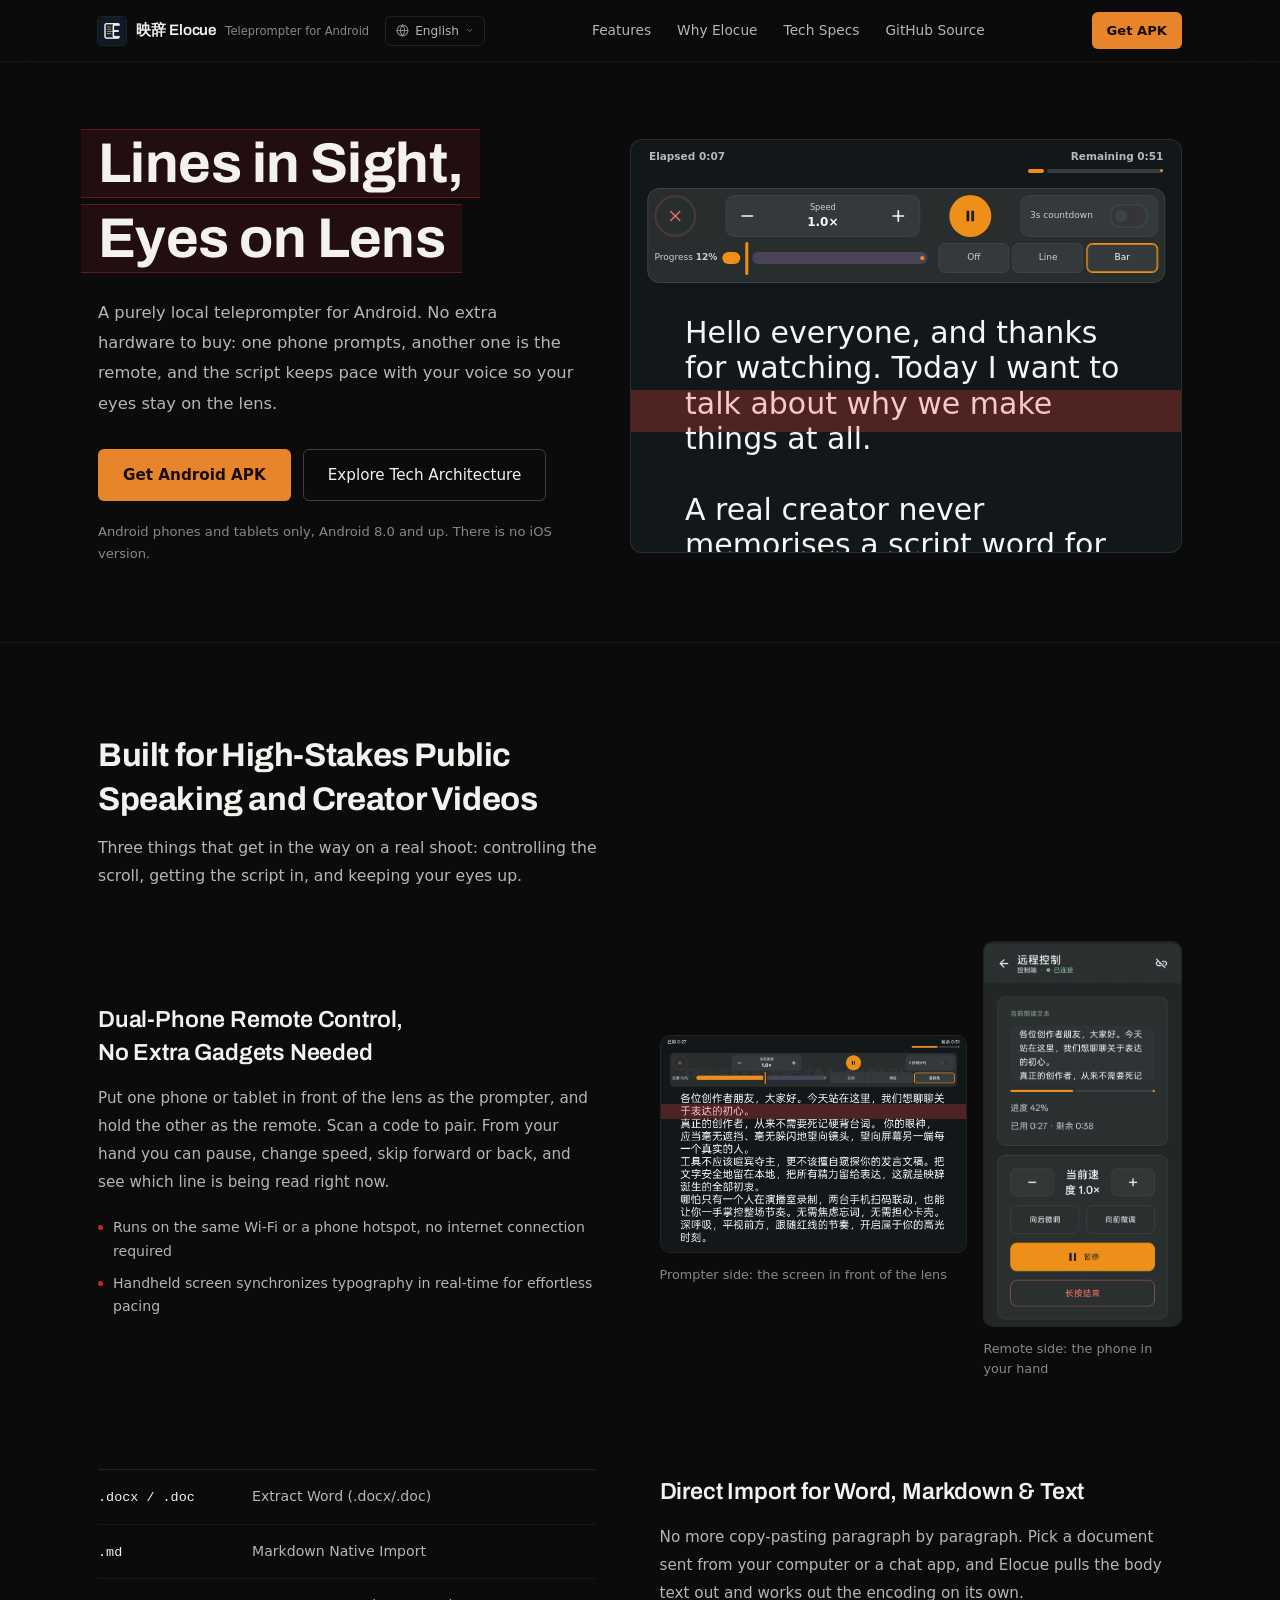
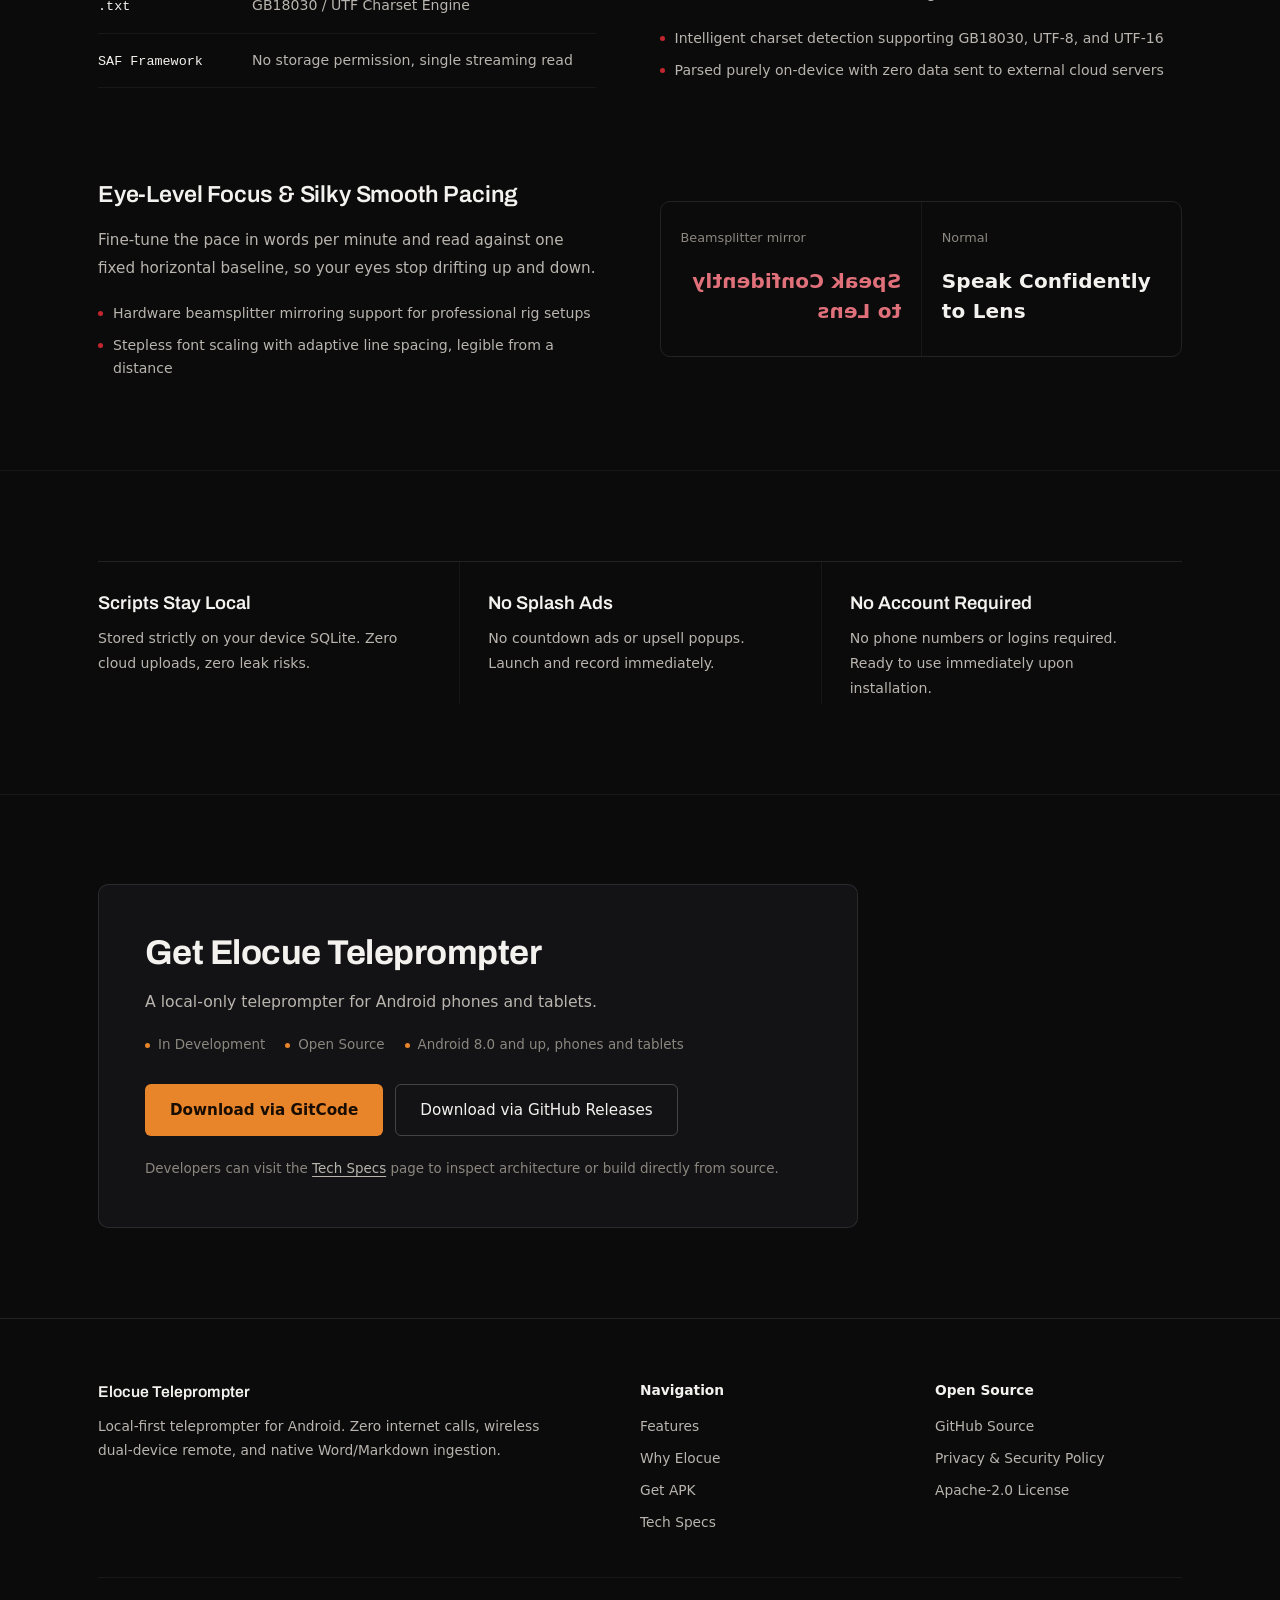
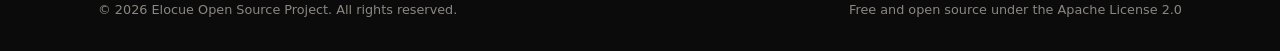
<file: website/index.html>
<!DOCTYPE html>
<html lang="zh-CN">
<head>
  <meta charset="UTF-8">
  <meta name="viewport" content="width=device-width, initial-scale=1.0">
  <title>映辞 · Elocue - 专为创作者打造的干净好用的开源提词器</title>
  <meta name="description" content="映辞 (Elocue) 是一款面向 Android 手机和平板的开源提词器，不用注册登录，文稿不传云端，没有开屏广告。支持 Word/Markdown 文档直接导入、专业分光镜镜像与两台手机扫码无线遥控。">

  <!-- 官方应用图标与 Favicon -->
  <link rel="icon" type="image/png" sizes="192x192" href="assets/logo.png">
  <link rel="apple-touch-icon" sizes="192x192" href="assets/logo.png">
  <link rel="icon" type="image/svg+xml" href="assets/favicon.svg">
  <link rel="shortcut icon" href="assets/favicon.ico">

  <!-- 字体在 css/main.css 里自托管（Archivo 仅拉丁子集） -->

  <link rel="stylesheet" href="css/main.css">
  <link rel="stylesheet" href="css/prompter.css">
  <link rel="stylesheet" href="css/home.css">
</head>
<body>

  <header class="site-header">
    <div class="container nav-container">
      <div class="nav-left-combo">
        <a href="index.html" class="brand">
          <img src="assets/logo.png" alt="映辞" class="brand-icon">
          <div class="brand-meta">
            <span class="brand-name">映辞 Elocue</span>
            <span class="brand-en" data-i18n="nav.brand_sub">Android 提词器</span>
          </div>
        </a>

        <div class="nav-lang-picker" id="navLangPicker">
          <button class="lang-pill-btn" id="langPillBtn" type="button" aria-haspopup="true" aria-expanded="false" title="切换语言 / Language">
            <svg class="lang-pill-icon" width="13" height="13" viewBox="0 0 24 24" fill="none" stroke="currentColor" stroke-width="2" stroke-linecap="round" stroke-linejoin="round" aria-hidden="true">
              <circle cx="12" cy="12" r="10"></circle>
              <line x1="2" y1="12" x2="22" y2="12"></line>
              <path d="M12 2a15.3 15.3 0 0 1 4 10 15.3 15.3 0 0 1-4 10 15.3 15.3 0 0 1-4-10 15.3 15.3 0 0 1 4-10z"></path>
            </svg>
            <span id="currentLangText">简体中文</span>
            <svg class="lang-pill-arrow" width="9" height="9" viewBox="0 0 24 24" fill="none" stroke="currentColor" stroke-width="2.5" stroke-linecap="round" stroke-linejoin="round" aria-hidden="true">
              <polyline points="6 9 12 15 18 9"></polyline>
            </svg>
          </button>
          <div class="lang-pill-dropdown" id="langPillDropdown" role="menu">
            <button class="lang-pill-option active" data-lang="zh-CN" type="button" role="menuitem">
              <span>简体中文</span>
              <span class="opt-dot"></span>
            </button>
            <button class="lang-pill-option" data-lang="zh-TW" type="button" role="menuitem">
              <span>繁體中文</span>
              <span class="opt-dot"></span>
            </button>
            <button class="lang-pill-option" data-lang="en" type="button" role="menuitem">
              <span>English</span>
              <span class="opt-dot"></span>
            </button>
            <button class="lang-pill-option" data-lang="ja" type="button" role="menuitem">
              <span>日本語</span>
              <span class="opt-dot"></span>
            </button>
          </div>
        </div>
      </div>

      <nav aria-label="主要导航">
        <ul class="nav-links">
          <li><a href="#workflow" class="nav-link" data-i18n="nav.workflow">功能演示</a></li>
          <li><a href="#specs" class="nav-link" data-i18n="nav.specs">为什么选映辞</a></li>
          <li><a href="details.html" class="nav-link" data-i18n="nav.details">技术与开源详情</a></li>
          <li>
            <a href="https://github.com/FFocalors/teleprompter-android" target="_blank" rel="noopener noreferrer" class="nav-link" data-bind-href="githubRepoUrl" data-i18n="nav.github">
              GitHub 源码
            </a>
          </li>
        </ul>
      </nav>

      <div class="nav-actions">
        <a href="#download" class="btn btn-primary btn-sm btn-nav-desktop" data-i18n="nav.get_apk">
          获取 APK
        </a>
        <button class="menu-toggle" id="menuToggle" aria-label="展开导航菜单" aria-expanded="false">
          <svg width="18" height="18" viewBox="0 0 24 24" fill="none" stroke="currentColor" stroke-width="2" stroke-linecap="round" aria-hidden="true"><line x1="3" y1="6" x2="21" y2="6"/><line x1="3" y1="12" x2="21" y2="12"/><line x1="3" y1="18" x2="21" y2="18"/></svg>
        </button>
      </div>
    </div>
  </header>

  <div class="mobile-drawer" id="mobileDrawer">
    <ul class="mobile-menu-list">
      <li><a href="#workflow" data-i18n="nav.workflow">功能演示</a></li>
      <li><a href="#specs" data-i18n="nav.specs">为什么选映辞</a></li>
      <li><a href="details.html" data-i18n="nav.details">技术与开源详情</a></li>
      <li><a href="https://github.com/FFocalors/teleprompter-android" target="_blank" rel="noopener noreferrer" data-bind-href="githubRepoUrl" data-i18n="nav.github">GitHub 源码仓库</a></li>
    </ul>
    <a href="#download" class="btn btn-primary" data-i18n="nav.get_apk">获取 APK</a>
  </div>

  <main>

    <!-- ================= 首屏 ================= -->
    <section class="hero">
      <div class="container">
        <div class="hero-copy">
          <h1 class="hero-headline">
            <span class="cue-mark" data-i18n="hero.title">台词在眼前，从容看镜头</span>
          </h1>

          <p class="hero-subhead" data-i18n="hero.desc">
            专为 Android 打造的纯本地提词器。不用多买一套提词硬件，两台手机无线遥控，文字跟着你的语速走，目光始终落在镜头上。
          </p>

          <div class="hero-cta-group">
            <a href="#download" class="btn btn-primary btn-lg" data-i18n="hero.cta_download">
              获取 Android 安装包
            </a>
            <a href="details.html" class="btn btn-secondary btn-lg" data-i18n="hero.cta_details">
              查看技术架构与算法
            </a>
          </div>

          <p class="hero-note" data-i18n="hero.note">
            仅支持 Android 手机与平板，系统需 8.0 及以上，暂不提供 iOS 版本。
          </p>
        </div>

        <!--
          播放屏复刻：尺寸与配色全部取自 Android 工程源码，
          不是照着截图估的。下面这台的控件都是真的能用的。
        -->
        <div class="tp-demo">
          <div class="tp-screen" id="tpScreen">

            <div class="tp-status">
              <span><span data-i18n="tp.elapsed">已用</span> <b id="tpElapsed">0:00</b></span>
              <span class="tp-status-side">
                <span><span data-i18n="tp.remaining">剩余</span> <b id="tpRemain">0:00</b></span>
                <span class="tp-status-progress" id="tpStatusBar">
                  <i class="tp-status-fill"></i>
                  <i class="tp-status-rest"></i>
                </span>
              </span>
            </div>

            <div class="tp-viewport" id="tpViewport">
              <div class="tp-script" id="tpScript" data-i18n="hero.demo_script">各位创作者朋友，大家好。今天想聊聊表达的初心。</div>
              <div class="tp-guide tp-guide--bar" id="tpGuide" aria-hidden="true"></div>
            </div>

            <div class="tp-card">

              <div class="tp-row tp-row--primary">
                <button class="tp-exit" id="tpExit" type="button" data-i18n-attr="aria-label:tp.exit" aria-label="长按退出">
                  <svg viewBox="0 0 24 24" aria-hidden="true">
                    <line x1="6" y1="6" x2="18" y2="18"></line>
                    <line x1="18" y1="6" x2="6" y2="18"></line>
                  </svg>
                </button>

                <div class="tp-speed">
                  <button class="tp-icon" id="tpSlower" type="button" data-i18n-attr="aria-label:tp.speed_down" aria-label="减速">
                    <svg viewBox="0 0 24 24" aria-hidden="true"><line x1="5" y1="12" x2="19" y2="12"></line></svg>
                  </button>
                  <span class="tp-speed-read">
                    <span class="tp-speed-label" data-i18n="tp.current_speed">当前速度</span>
                    <span class="tp-speed-value"><b id="tpSpeed">1.0</b>&times;</span>
                  </span>
                  <button class="tp-icon" id="tpFaster" type="button" data-i18n-attr="aria-label:tp.speed_up" aria-label="加速">
                    <svg viewBox="0 0 24 24" aria-hidden="true"><line x1="5" y1="12" x2="19" y2="12"></line><line x1="12" y1="5" x2="12" y2="19"></line></svg>
                  </button>
                </div>

                <button class="tp-primary" id="tpPlay" type="button" aria-pressed="false" data-i18n-attr="aria-label:tp.play" aria-label="播放">
                  <svg class="tp-i-play" viewBox="0 0 24 24" aria-hidden="true"><path d="M8 5v14l11-7z"/></svg>
                  <svg class="tp-i-pause" viewBox="0 0 24 24" aria-hidden="true"><rect x="7" y="5" width="3.6" height="14"/><rect x="13.4" y="5" width="3.6" height="14"/></svg>
                </button>

                <div class="tp-toggle">
                  <span class="tp-toggle-label" data-i18n="tp.countdown">3 秒倒计时</span>
                  <button class="tp-switch" id="tpCountdown" type="button" role="switch" aria-checked="false" data-i18n-attr="aria-label:tp.countdown"></button>
                </div>
              </div>

              <div class="tp-row tp-row--secondary">
                <div class="tp-progress">
                  <span class="tp-progress-label"><span data-i18n="tp.progress">进度</span> <b id="tpPercent">0%</b></span>
                  <span class="tp-slider" id="tpSeek">
                    <i class="tp-slider-fill"></i>
                    <i class="tp-slider-rest"></i>
                    <i class="tp-slider-thumb"></i>
                    <input class="tp-slider-input" id="tpSeekInput" type="range" min="0" max="1000" value="0" step="1" data-i18n-attr="aria-label:tp.progress" aria-label="进度">
                  </span>
                </div>

                <div class="tp-modes" role="group" data-i18n-attr="aria-label:tp.guide_modes" aria-label="引导条">
                  <button class="tp-mode" type="button" data-mode="off" aria-pressed="false" data-i18n="tp.guide_off">关闭</button>
                  <button class="tp-mode" type="button" data-mode="line" aria-pressed="false" data-i18n="tp.guide_line">横线</button>
                  <button class="tp-mode" type="button" data-mode="bar" aria-pressed="true" data-i18n="tp.guide_bar">提词条</button>
                </div>
              </div>

              <!-- 只在暂停时出现，与工程一致 -->
              <div class="tp-row tp-row--position" id="tpPositionRow" hidden>
                <span class="tp-position-label" data-i18n="tp.guide_position">引导线位置</span>
                <span class="tp-slider" id="tpGuideSlider">
                  <i class="tp-slider-fill"></i>
                  <i class="tp-slider-rest"></i>
                  <i class="tp-slider-thumb"></i>
                  <input class="tp-slider-input" id="tpGuideInput" type="range" min="15" max="75" value="44" step="1" data-i18n-attr="aria-label:tp.guide_position" aria-label="引导线位置">
                </span>
              </div>

            </div>

            <div class="tp-countdown" id="tpCountdownOverlay" hidden aria-hidden="true">
              <span id="tpCountdownNumber">3</span>
            </div>
          </div>
        </div>
      </div>
    </section>

    <!-- ================= 功能演示 ================= -->
    <section class="section" id="workflow">
      <div class="container">
        <div class="section-head">
          <h2 class="section-title" data-i18n="flow.section_title">为视频录制与公开演讲打造的实用体验</h2>
          <p class="section-lead" data-i18n="flow.section_lead">三件在真实拍摄现场最容易被卡住的事：遥控、导入、看镜头。</p>
        </div>

        <!-- 双机遥控 -->
        <div class="flow-row">
          <div class="flow-copy">
            <h3 class="flow-copy-title" data-i18n="flow.02_title">两台手机无线遥控，不用单独买遥控器</h3>
            <p class="flow-copy-text" data-i18n="flow.02_desc">
              一台手机或平板放在镜头前当提词板，另一台拿在手里当遥控器，扫码就连上。手里的这台能暂停、加速、快进快退，也能实时看到当前读到哪一句。
            </p>
            <ul class="flow-list">
              <li data-i18n="flow.02_check1">连同一个 Wi-Fi 或直接开手机热点即可使用，不依赖公网</li>
              <li data-i18n="flow.02_check2">手持机实时同步文字排版，不用抬头看大屏也能掌控进度</li>
            </ul>
          </div>

          <div class="device-pair">
            <figure>
              <div class="device-shot">
                <img src="assets/screenshots/prompter-screen.jpg" alt="映辞提词端在真机上运行：正文随语速滚动，当前行落在红色基准带上" width="1024" height="723" loading="lazy">
              </div>
              <figcaption data-i18n="flow.device_prompter">提词端 · 镜头前的大屏</figcaption>
            </figure>
            <figure>
              <div class="device-shot">
                <img src="assets/screenshots/controller-screen.jpg" alt="映辞控制端在真机上运行：显示同步文本与播放控制" width="525" height="1024" loading="lazy">
              </div>
              <figcaption data-i18n="flow.device_controller">控制端 · 手里的遥控机</figcaption>
            </figure>
          </div>
        </div>

        <!-- 文档导入 -->
        <div class="flow-row flow-row--flip">
          <div class="flow-copy">
            <h3 class="flow-copy-title" data-i18n="flow.03_title">常用的 Word、Markdown 和文本直接导入</h3>
            <p class="flow-copy-text" data-i18n="flow.03_desc">
              写好的稿子不用再一段段复制粘贴。微信或电脑发过来的文档直接选进来，自动提取正文，自动判断编码。
            </p>
            <ul class="flow-list">
              <li data-i18n="flow.03_check1">支持 GB18030、UTF-8、UTF-16 智能解码检测</li>
              <li data-i18n="flow.03_check2">纯本地安全读取正文，绝不上传到任何云端服务器</li>
            </ul>
          </div>

          <ul class="format-list">
            <li>
              <span class="format-ext">.docx / .doc</span>
              <span class="format-note" data-i18n="flow.03_card_word">Word 文档提取正文</span>
            </li>
            <li>
              <span class="format-ext">.md</span>
              <span class="format-note" data-i18n="flow.03_card_md">Markdown 流文直接导入</span>
            </li>
            <li>
              <span class="format-ext">.txt</span>
              <span class="format-note" data-i18n="flow.03_card_txt">GB18030 中文字符集校验</span>
            </li>
            <li>
              <span class="format-ext" data-i18n="flow.03_card_saf_ext">SAF 框架</span>
              <span class="format-note" data-i18n="flow.03_card_saf">零存储权限调用，单次流式读取</span>
            </li>
          </ul>
        </div>

        <!-- 视线与镜像 -->
        <div class="flow-row">
          <div class="flow-copy">
            <h3 class="flow-copy-title" data-i18n="flow.01_title">视线对焦与平滑滚屏，镜头感自然从容</h3>
            <p class="flow-copy-text" data-i18n="flow.01_desc">
              按字/分精细调节行进速率，配上一条醒目的水平阅读基准线，眼睛有固定的落点，就不会上下游移。
            </p>
            <ul class="flow-list">
              <li data-i18n="flow.01_check1">内置分光镜水平镜像反转，装上专业单反提词罩直接演播</li>
              <li data-i18n="flow.01_check2">字体无级缩放与自适应行距，远距离也一目了然</li>
            </ul>
          </div>

          <div class="mirror-compare">
            <div class="mirror-cell mirror-cell--flipped">
              <div class="mirror-cell-label" data-i18n="flow.01_mirror_flipped">分光镜镜像</div>
              <div class="mirror-sample" data-i18n="flow.01_sample_text">从容面对镜头表达</div>
            </div>
            <div class="mirror-cell">
              <div class="mirror-cell-label" data-i18n="flow.01_mirror_normal">正常显示</div>
              <div class="mirror-sample" data-i18n="flow.01_sample_text">从容面对镜头表达</div>
            </div>
          </div>
        </div>
      </div>
    </section>

    <!-- ================= 三个取舍 ================= -->
    <section class="section" id="specs">
      <div class="container">
        <div class="ledger">
          <div class="ledger-item">
            <div class="ledger-term" data-i18n="specs.card1_val">稿件只在手机里</div>
            <p class="ledger-desc" data-i18n="specs.card1_sub">台本只保存在你自己设备上，不传云端，发言文稿零泄露风险。</p>
          </div>

          <div class="ledger-item">
            <div class="ledger-term" data-i18n="specs.card2_val">没有开屏广告</div>
            <p class="ledger-desc" data-i18n="specs.card2_sub">没有倒计时开屏广告与弹窗推荐，打开软件就能直接沉浸录制。</p>
          </div>

          <div class="ledger-item">
            <div class="ledger-term" data-i18n="specs.card3_val">无需注册登录</div>
            <p class="ledger-desc" data-i18n="specs.card3_sub">不收手机验证码，不强制授权微信，安装后打开就能直接用。</p>
          </div>
        </div>
      </div>
    </section>

    <!-- ================= 下载 ================= -->
    <section class="section" id="download">
      <div class="container">
        <div class="download-panel">
          <h2 class="download-title" data-i18n="terminal.title">获取「映辞 · Elocue」提词器</h2>
          <p class="download-lead" data-i18n="terminal.subtitle">
            面向 Android 手机与平板的纯本地演播工具。
          </p>

          <div class="download-meta">
            <span data-i18n="download.status_dev">开发中</span>
            <span data-i18n="download.status_open">源码开放</span>
            <span data-i18n="download.compat">Android 8.0 及以上 · 手机与平板</span>
          </div>

          <div class="download-actions">
            <a href="https://gitcode.com/FFocalors/teleprompter-android/releases" target="_blank" rel="noopener noreferrer" class="btn btn-primary btn-lg" id="btnDownloadGitcode" data-bind-href="gitcodeReleaseUrl" data-i18n="terminal.btn_gitcode">
              从 GitCode 下载
            </a>
            <a href="https://github.com/FFocalors/teleprompter-android" target="_blank" rel="noopener noreferrer" class="btn btn-secondary btn-lg" data-bind-href="githubRepoUrl" data-i18n="terminal.btn_github">
              从 GitHub Releases 下载
            </a>
          </div>

          <p class="download-note">
            <span data-i18n="download.dev_prefix">开发者可以直接前往</span>
            <a href="details.html" data-i18n="nav.details">技术与开源详情</a>
            <span data-i18n="download.dev_suffix">查看代码架构，或从源码自行编译。</span>
          </p>
        </div>
      </div>
    </section>
  </main>

  <div class="modal-overlay" id="downloadModal" role="dialog" aria-modal="true" aria-labelledby="modalTitle">
    <div class="modal-window">
      <div class="modal-title-row">
        <h3 id="modalTitle" data-i18n="modal.title">发布状态说明</h3>
        <button class="modal-close" id="modalCloseBtn" aria-label="关闭">&times;</button>
      </div>
      <p class="modal-text" data-i18n="modal.desc">
        当前项目处于开发阶段，专为 Android 打造（暂不支持 iOS）。尚未发布正式 Release 安装包，可以关注 GitHub 仓库的最新动态，或克隆源码自行构建 APK。
      </p>
      <div class="modal-footer">
        <a href="https://github.com/FFocalors/teleprompter-android" target="_blank" rel="noopener noreferrer" class="btn btn-primary btn-sm" data-bind-href="githubRepoUrl" data-i18n="modal.cta_github">
          前往 GitHub 仓库
        </a>
        <button class="btn btn-secondary btn-sm" id="modalOkBtn" data-i18n="modal.btn_close">知道了</button>
      </div>
    </div>
  </div>

  <footer class="site-footer">
    <div class="container">
      <div class="footer-top">
        <div class="footer-brand">
          <h4 data-i18n="brand.name">映辞 · Elocue</h4>
          <p data-i18n="footer.desc">
            专为 Android 手机与平板打造的纯本地提词器。零公网请求、两台手机无线遥控、Word/Markdown 文档直导。
          </p>
        </div>

        <div class="footer-col">
          <h5 data-i18n="footer.nav_title">网站导航</h5>
          <ul class="footer-col-links">
            <li><a href="#workflow" data-i18n="nav.workflow">功能演示</a></li>
            <li><a href="#specs" data-i18n="nav.specs">为什么选映辞</a></li>
            <li><a href="#download" data-i18n="nav.get_apk">下载安装包</a></li>
            <li><a href="details.html" data-i18n="nav.details">技术与架构详情</a></li>
          </ul>
        </div>

        <div class="footer-col">
          <h5 data-i18n="footer.code_title">开源与代码</h5>
          <ul class="footer-col-links">
            <li><a href="https://github.com/FFocalors/teleprompter-android" target="_blank" rel="noopener noreferrer" data-bind-href="githubRepoUrl" data-i18n="nav.github">GitHub 源码仓库</a></li>
            <li><a href="details.html#privacy" data-i18n="footer.privacy_link">权限与隐私安全说明</a></li>
            <li><a href="https://www.apache.org/licenses/LICENSE-2.0" target="_blank" rel="noopener noreferrer" data-i18n="footer.license_link">Apache-2.0 开源协议</a></li>
          </ul>
        </div>
      </div>

      <div class="footer-bottom">
        <div data-i18n="footer.copyright">&copy; 2026 映辞 · Elocue 开源项目. 保留所有权利.</div>
        <div data-i18n="footer.license_note">完全开源免费，遵循 Apache License 2.0</div>
      </div>
    </div>
  </footer>

  <script src="js/config.js"></script>
  <script src="js/i18n.js"></script>
  <script src="js/main.js"></script>
</body>
</html>
</file>
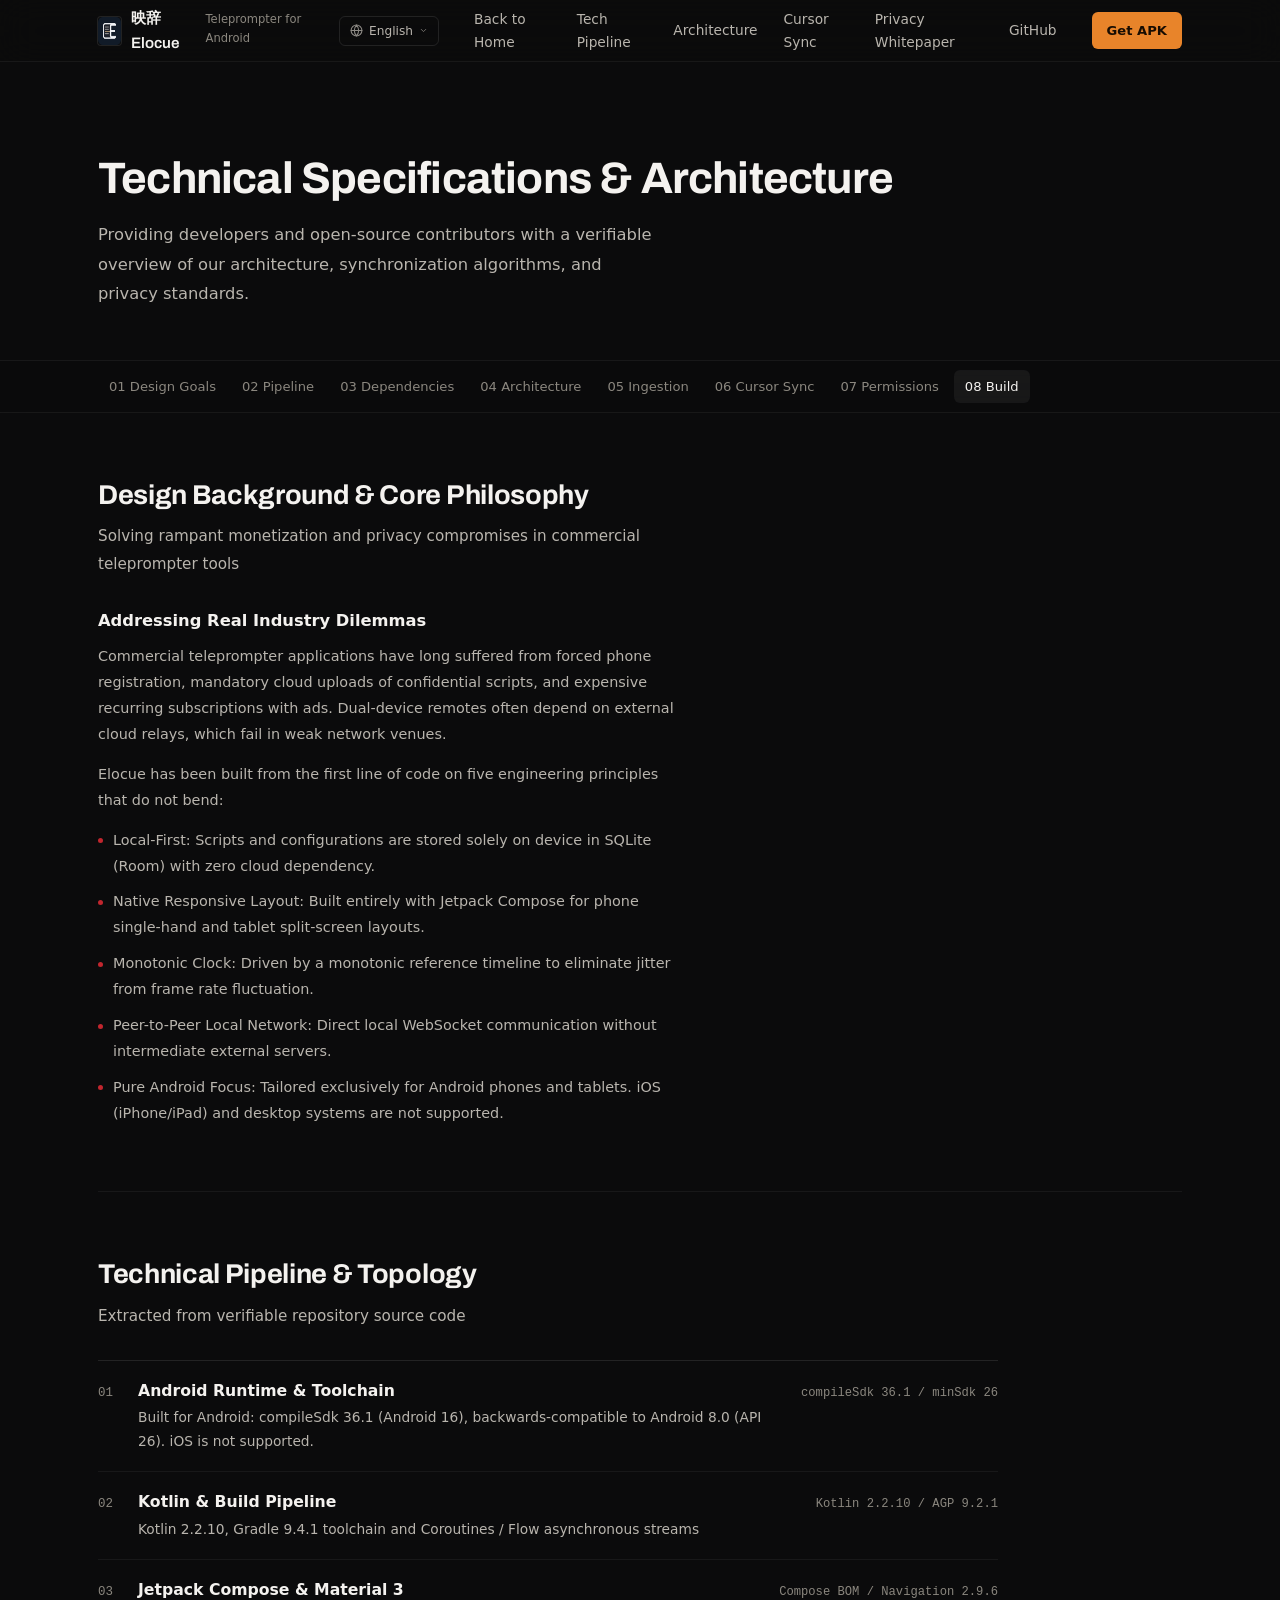
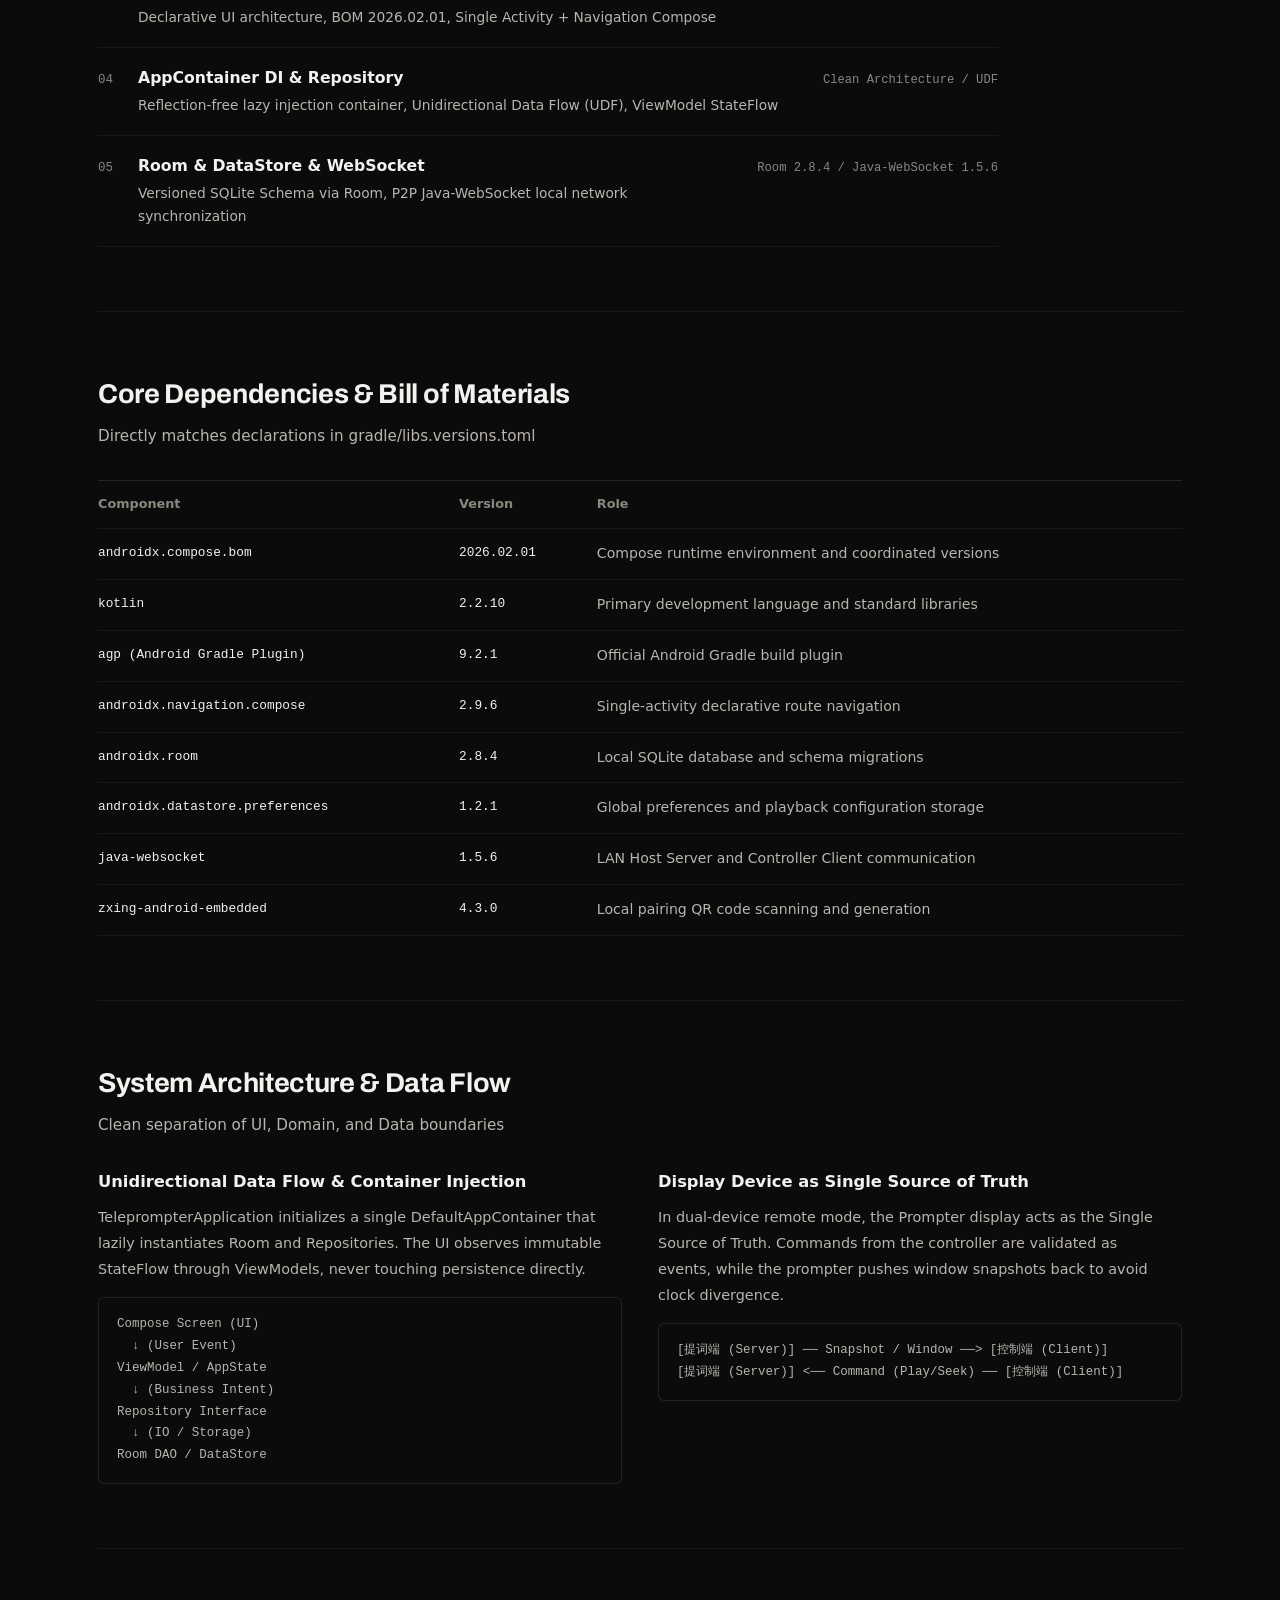
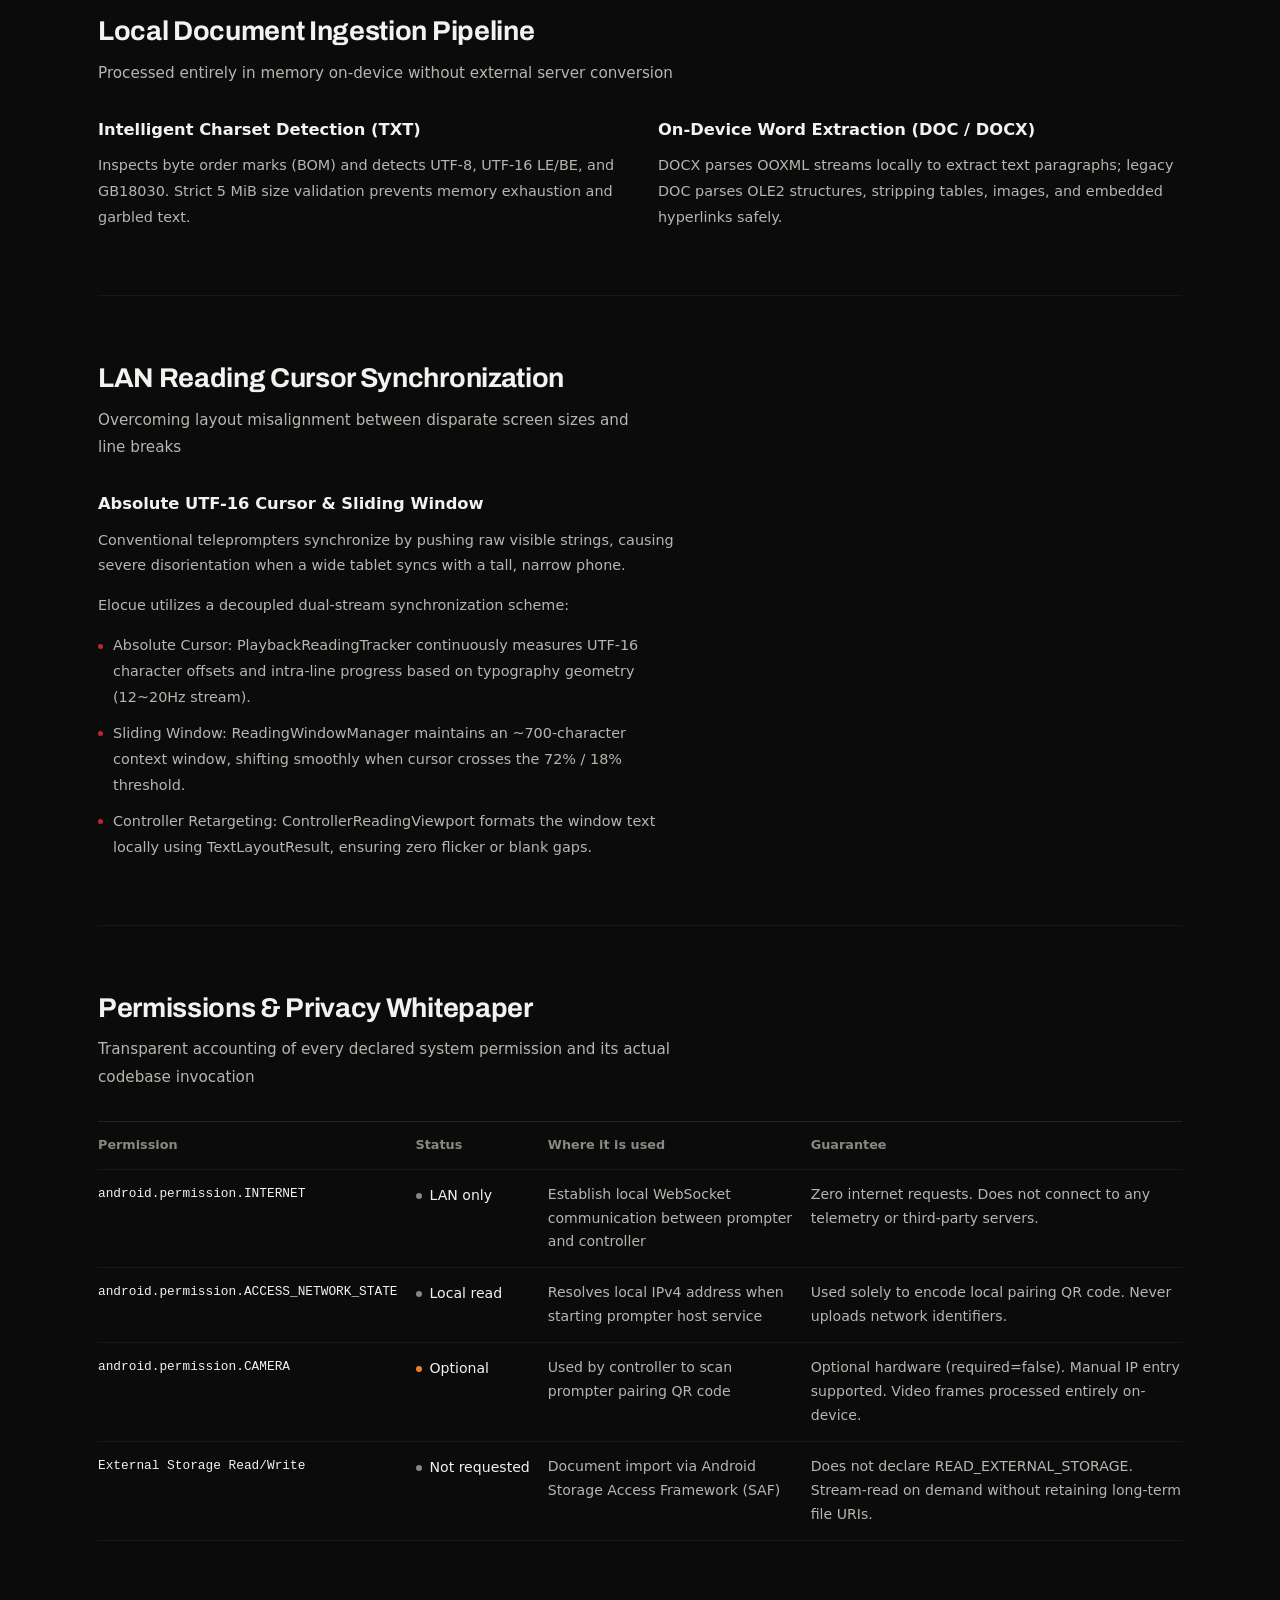
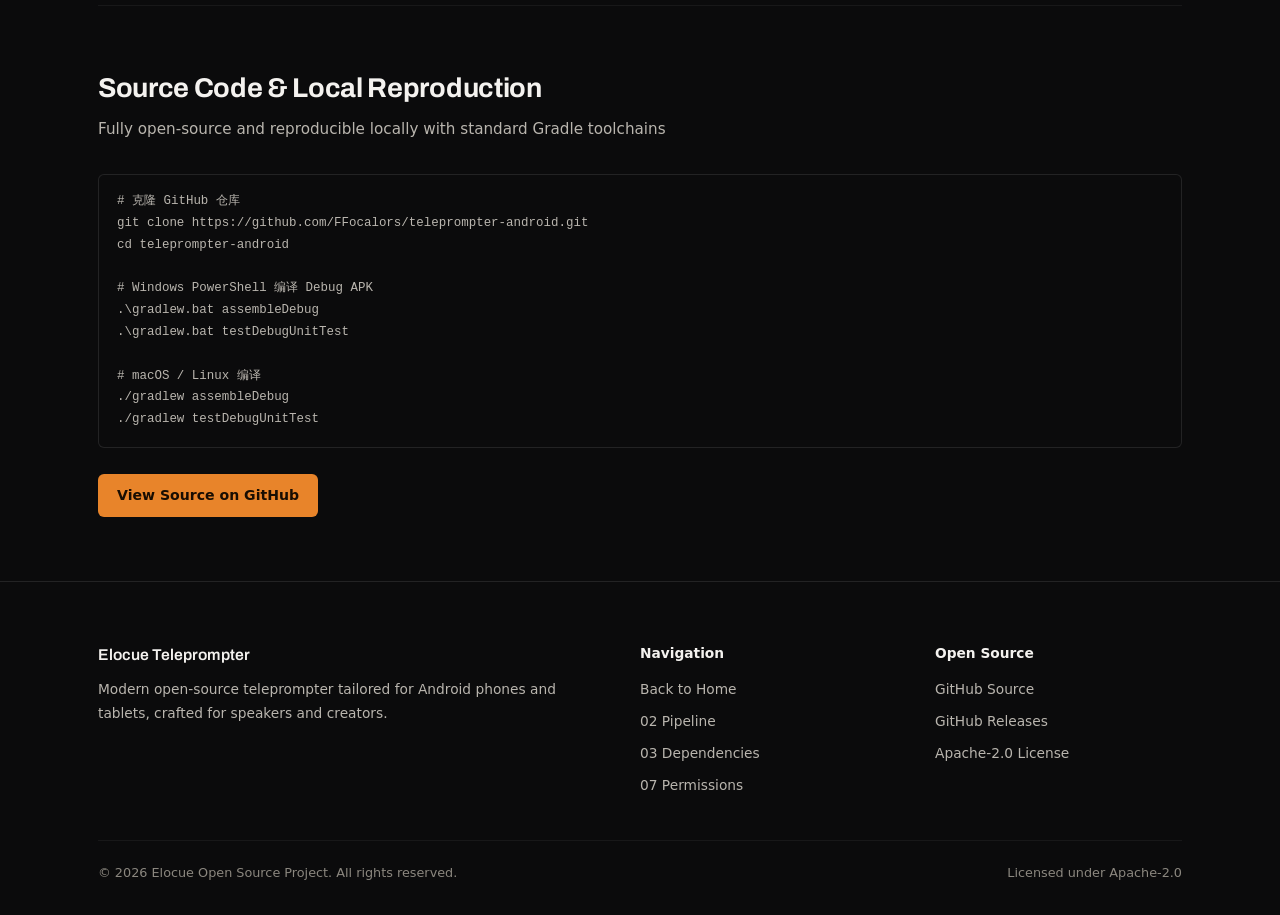
<file: website/details.html>
<!DOCTYPE html>
<html lang="zh-CN">
<head>
  <meta charset="UTF-8">
  <meta name="viewport" content="width=device-width, initial-scale=1.0">
  <title>技术档案与架构规范 - 映辞 · Elocue</title>
  <meta name="description" content="深入了解映辞 (Elocue) Android 开源提词器的技术路线、分层架构、数据存储、局域网双机远控算法、权限使用与隐私安全规范。">

  <link rel="icon" type="image/png" sizes="192x192" href="assets/logo.png">
  <link rel="apple-touch-icon" sizes="192x192" href="assets/logo.png">
  <link rel="icon" type="image/svg+xml" href="assets/favicon.svg">
  <link rel="shortcut icon" href="assets/favicon.ico">

  <!-- 字体在 css/main.css 里自托管（Archivo 仅拉丁子集） -->

  <link rel="stylesheet" href="css/main.css">
  <link rel="stylesheet" href="css/details.css">
</head>
<body>

  <header class="site-header">
    <div class="container nav-container">
      <div class="nav-left-combo">
        <a href="index.html" class="brand">
          <img src="assets/logo.png" alt="映辞" class="brand-icon">
          <div class="brand-meta">
            <span class="brand-name">映辞 Elocue</span>
            <span class="brand-en" data-i18n="nav.brand_sub">Android 提词器</span>
          </div>
        </a>

        <div class="nav-lang-picker" id="navLangPickerDetails">
          <button class="lang-pill-btn" id="langPillBtnDetails" type="button" aria-haspopup="true" aria-expanded="false" title="切换语言 / Language">
            <svg class="lang-pill-icon" width="13" height="13" viewBox="0 0 24 24" fill="none" stroke="currentColor" stroke-width="2" stroke-linecap="round" stroke-linejoin="round" aria-hidden="true">
              <circle cx="12" cy="12" r="10"></circle>
              <line x1="2" y1="12" x2="22" y2="12"></line>
              <path d="M12 2a15.3 15.3 0 0 1 4 10 15.3 15.3 0 0 1-4 10 15.3 15.3 0 0 1-4-10 15.3 15.3 0 0 1 4-10z"></path>
            </svg>
            <span class="current-lang-text-sync">简体中文</span>
            <svg class="lang-pill-arrow" width="9" height="9" viewBox="0 0 24 24" fill="none" stroke="currentColor" stroke-width="2.5" stroke-linecap="round" stroke-linejoin="round" aria-hidden="true">
              <polyline points="6 9 12 15 18 9"></polyline>
            </svg>
          </button>
          <div class="lang-pill-dropdown" id="langPillDropdownDetails" role="menu">
            <button class="lang-pill-option active" data-lang="zh-CN" type="button" role="menuitem">
              <span>简体中文</span>
              <span class="opt-dot"></span>
            </button>
            <button class="lang-pill-option" data-lang="zh-TW" type="button" role="menuitem">
              <span>繁體中文</span>
              <span class="opt-dot"></span>
            </button>
            <button class="lang-pill-option" data-lang="en" type="button" role="menuitem">
              <span>English</span>
              <span class="opt-dot"></span>
            </button>
            <button class="lang-pill-option" data-lang="ja" type="button" role="menuitem">
              <span>日本語</span>
              <span class="opt-dot"></span>
            </button>
          </div>
        </div>
      </div>

      <nav aria-label="主要导航">
        <ul class="nav-links">
          <li><a href="index.html" class="nav-link" data-i18n="nav.back_home">返回首页</a></li>
          <li><a href="#pipeline" class="nav-link" data-i18n="nav.pipeline">技术路线</a></li>
          <li><a href="#architecture" class="nav-link" data-i18n="nav.arch">系统架构</a></li>
          <li><a href="#remote-sync" class="nav-link" data-i18n="nav.cursor_algo">游标算法</a></li>
          <li><a href="#privacy" class="nav-link" data-i18n="nav.privacy">权限白皮书</a></li>
          <li>
            <a href="https://github.com/FFocalors/teleprompter-android" target="_blank" rel="noopener noreferrer" class="nav-link" data-bind-href="githubRepoUrl">
              GitHub
            </a>
          </li>
        </ul>
      </nav>

      <div class="nav-actions">
        <a href="index.html#download" class="btn btn-primary btn-sm btn-nav-desktop" data-i18n="nav.get_apk">获取 APK</a>
        <button class="menu-toggle" id="menuToggle" aria-label="展开导航菜单" aria-expanded="false">
          <svg width="18" height="18" viewBox="0 0 24 24" fill="none" stroke="currentColor" stroke-width="2" stroke-linecap="round" aria-hidden="true"><line x1="3" y1="6" x2="21" y2="6"/><line x1="3" y1="12" x2="21" y2="12"/><line x1="3" y1="18" x2="21" y2="18"/></svg>
        </button>
      </div>
    </div>
  </header>

  <div class="mobile-drawer" id="mobileDrawer">
    <ul class="mobile-menu-list">
      <li><a href="index.html" data-i18n="nav.back_home">返回首页</a></li>
      <li><a href="#overview" data-i18n="details.subnav_01">01 设计目标</a></li>
      <li><a href="#pipeline" data-i18n="details.subnav_02">02 技术路线</a></li>
      <li><a href="#architecture" data-i18n="details.subnav_04">04 系统架构</a></li>
      <li><a href="#remote-sync" data-i18n="details.subnav_06">06 游标同步算法</a></li>
      <li><a href="#privacy" data-i18n="details.subnav_07">07 权限白皮书</a></li>
      <li><a href="https://github.com/FFocalors/teleprompter-android" target="_blank" rel="noopener noreferrer" data-bind-href="githubRepoUrl" data-i18n="footer.code_title">GitHub 仓库</a></li>
    </ul>
  </div>

  <section class="doc-header">
    <div class="container">
      <h1 class="doc-title" data-i18n="details.doc_title">技术档案与架构规范</h1>
      <p class="doc-lead" data-i18n="details.doc_lead">
        为开发者、极客用户与开源贡献者提供完整、真实、可复现的技术路线、分层架构、同步算法与隐私安全准则。
      </p>
    </div>
  </section>

  <div class="doc-subnav">
    <div class="container subnav-links">
      <a href="#overview" class="subnav-item active" data-i18n="details.subnav_01">01 设计目标</a>
      <a href="#pipeline" class="subnav-item" data-i18n="details.subnav_02">02 技术路线</a>
      <a href="#stack" class="subnav-item" data-i18n="details.subnav_03">03 依赖清单</a>
      <a href="#architecture" class="subnav-item" data-i18n="details.subnav_04">04 系统架构</a>
      <a href="#parsing" class="subnav-item" data-i18n="details.subnav_05">05 文档流水线</a>
      <a href="#remote-sync" class="subnav-item" data-i18n="details.subnav_06">06 游标同步算法</a>
      <a href="#privacy" class="subnav-item" data-i18n="details.subnav_07">07 权限白皮书</a>
      <a href="#build" class="subnav-item" data-i18n="details.subnav_08">08 源码构建</a>
    </div>
  </div>

  <main class="container">

    <section class="doc-section" id="overview">
      <div class="doc-sec-header">
        <h2 class="doc-sec-title" data-i18n="details.sec01_title">设计背景与核心宗旨</h2>
        <p class="doc-sec-desc" data-i18n="details.sec01_desc">解决传统商业提词软件过度商业化与隐私滥用的现实痛点</p>
      </div>

      <div class="arch-panel">
        <h4 data-i18n="details.sec01_pain_title">解决提词行业的现实困境</h4>
        <p data-i18n="details.sec01_pain_p1">
          市面商业提词应用长期存在三大硬伤：强制手机号注册绑定、强行将隐私演讲文稿上传云端、以及高额买断/连续订阅与广告插播。在多端协同方面，双机远控大多依赖昂贵或高延迟的公网服务器中继，在演播厅、展会弱网或无网络环境下极易瘫痪。
        </p>
        <p data-i18n="details.sec01_pain_p2">映辞从首行代码起即确立了五个不可动摇的工程原则：</p>
        <ul class="plain-list">
          <li data-i18n="details.principle_local">Local-First（纯本地优先）：台本正文与配置全量存储于设备 SQLite (Room)，无云端依赖，用户掌握绝对数据控制权。</li>
          <li data-i18n="details.principle_compose">原生响应式排版：全栈采用 Jetpack Compose 构建，统一测量视口，手机单手与平板大屏双栏兼顾。</li>
          <li data-i18n="details.principle_clock">单调时钟推进：采用单调时间轴与锚点位移，杜绝刷新率波动引起的抖动与丢行。</li>
          <li data-i18n="details.principle_p2p">无中继局域网直连：基于原生 WebSocket 实现同网段点对点通信，杜绝第三方公网中转。</li>
          <li data-i18n="details.principle_android">原生 Android 专注：专为 Android 原生生态打造，全面适配 Android 手机与平板设备。暂不支持 iOS (iPhone/iPad) 苹果系统或桌面端。</li>
        </ul>
      </div>
    </section>

    <section class="doc-section" id="pipeline">
      <div class="doc-sec-header">
        <h2 class="doc-sec-title" data-i18n="details.sec02_title">技术路线与架构拓扑</h2>
        <p class="doc-sec-desc" data-i18n="details.sec02_desc">基于仓库真实代码提炼的技术层级流转</p>
      </div>

      <ol class="pipeline">
        <li class="pipeline-step">
          <span class="pipeline-idx">01</span>
          <div class="pipeline-body">
            <h4>Android Runtime &amp; Toolchain</h4>
            <p data-i18n="details.step1_desc">专为 Android 平台设计：编译适配 Android 16 (API 36.1)，向下兼容至 Android 8.0 (API 26)。暂无 iOS / 苹果版本支持计划。</p>
          </div>
          <span class="pipeline-tag">compileSdk 36.1 / minSdk 26</span>
        </li>

        <li class="pipeline-step">
          <span class="pipeline-idx">02</span>
          <div class="pipeline-body">
            <h4>Kotlin &amp; Build Pipeline</h4>
            <p data-i18n="details.step2_desc">采用 Kotlin 2.2.10，Gradle 9.4.1 构建套件与协程并发流 (Flow)</p>
          </div>
          <span class="pipeline-tag">Kotlin 2.2.10 / AGP 9.2.1</span>
        </li>

        <li class="pipeline-step">
          <span class="pipeline-idx">03</span>
          <div class="pipeline-body">
            <h4>Jetpack Compose &amp; Material 3</h4>
            <p data-i18n="details.step3_desc">声明式 UI 架构，BOM 2026.02.01，单 Activity + Navigation Compose</p>
          </div>
          <span class="pipeline-tag">Compose BOM / Navigation 2.9.6</span>
        </li>

        <li class="pipeline-step">
          <span class="pipeline-idx">04</span>
          <div class="pipeline-body">
            <h4>AppContainer DI &amp; Repository</h4>
            <p data-i18n="details.step4_desc">轻量无反射延迟注入，单向数据流驱动，ViewModel 响应式状态流</p>
          </div>
          <span class="pipeline-tag">Clean Architecture / UDF</span>
        </li>

        <li class="pipeline-step">
          <span class="pipeline-idx">05</span>
          <div class="pipeline-body">
            <h4>Room &amp; DataStore &amp; WebSocket</h4>
            <p data-i18n="details.step5_desc">版本化 SQLite Schema 存储台本，局域网 Java-WebSocket 双机点对点通信</p>
          </div>
          <span class="pipeline-tag">Room 2.8.4 / Java-WebSocket 1.5.6</span>
        </li>
      </ol>
    </section>

    <section class="doc-section" id="stack">
      <div class="doc-sec-header">
        <h2 class="doc-sec-title" data-i18n="details.sec03_title">核心依赖清单与版本</h2>
        <p class="doc-sec-desc" data-i18n="details.sec03_desc">全部直接对应项目 <code>gradle/libs.versions.toml</code> 声明</p>
      </div>

      <table class="tech-spec-table">
        <thead>
          <tr>
            <th data-i18n="details.th_component">组件</th>
            <th data-i18n="details.th_version">版本号</th>
            <th data-i18n="details.th_role">作用</th>
          </tr>
        </thead>
        <tbody>
          <tr>
            <td class="code-cell">androidx.compose.bom</td>
            <td class="code-cell">2026.02.01</td>
            <td data-i18n="details.role_compose_bom">Compose 基础运行环境与版本协调</td>
          </tr>
          <tr>
            <td class="code-cell">kotlin</td>
            <td class="code-cell">2.2.10</td>
            <td data-i18n="details.role_kotlin">主工程编译语言与标准库</td>
          </tr>
          <tr>
            <td class="code-cell">agp (Android Gradle Plugin)</td>
            <td class="code-cell">9.2.1</td>
            <td data-i18n="details.role_agp">Android 官方构建工具链插件</td>
          </tr>
          <tr>
            <td class="code-cell">androidx.navigation.compose</td>
            <td class="code-cell">2.9.6</td>
            <td data-i18n="details.role_nav">单 Activity 纯声明式路由导航</td>
          </tr>
          <tr>
            <td class="code-cell">androidx.room</td>
            <td class="code-cell">2.8.4</td>
            <td data-i18n="details.role_room">本地 SQLite 数据库与 Schema 版本管理</td>
          </tr>
          <tr>
            <td class="code-cell">androidx.datastore.preferences</td>
            <td class="code-cell">1.2.1</td>
            <td data-i18n="details.role_datastore">全局播放设置与偏好持久化</td>
          </tr>
          <tr>
            <td class="code-cell">java-websocket</td>
            <td class="code-cell">1.5.6</td>
            <td data-i18n="details.role_websocket">局域网提词端 Server 与控制端 Client 通信</td>
          </tr>
          <tr>
            <td class="code-cell">zxing-android-embedded</td>
            <td class="code-cell">4.3.0</td>
            <td data-i18n="details.role_zxing">局域网配对二维码扫码识别</td>
          </tr>
        </tbody>
      </table>
    </section>

    <section class="doc-section" id="architecture">
      <div class="doc-sec-header">
        <h2 class="doc-sec-title" data-i18n="details.sec04_title">系统分层与数据流</h2>
        <p class="doc-sec-desc" data-i18n="details.sec04_desc">单工程模块设计，清晰划分 UI、Domain、Data 边界</p>
      </div>

      <div class="arch-matrix">
        <div class="arch-panel">
          <h4 data-i18n="details.sec04_p1_title">单向数据流与容器注入</h4>
          <p data-i18n="details.sec04_p1_body">
            TeleprompterApplication 初始化单一 DefaultAppContainer，负责延迟构造 Room 数据库与 Repositories。UI 层通过 ViewModel 暴露不可变 StateFlow，页面永远不直接触碰持久化底层。
          </p>
          <div class="code-terminal">Compose Screen (UI)
  ↓ (User Event)
ViewModel / AppState
  ↓ (Business Intent)
Repository Interface
  ↓ (IO / Storage)
Room DAO / DataStore</div>
        </div>

        <div class="arch-panel">
          <h4 data-i18n="details.sec04_p2_title">提词端作为唯一状态源</h4>
          <p data-i18n="details.sec04_p2_body">
            在双机远控架构中，提词端是唯一真实状态源 (Single Source of Truth)。控制端发送的命令经校验后转换为业务事件；提词端将最新排版快照与阅读游标反向推回控制端，避免双向时钟分歧。
          </p>
          <div class="code-terminal">[提词端 (Server)] ── Snapshot / Window ──&gt; [控制端 (Client)]
[提词端 (Server)] &lt;── Command (Play/Seek) ── [控制端 (Client)]</div>
        </div>
      </div>
    </section>

    <section class="doc-section" id="parsing">
      <div class="doc-sec-header">
        <h2 class="doc-sec-title" data-i18n="details.sec05_title">本地文档解析流水线</h2>
        <p class="doc-sec-desc" data-i18n="details.sec05_desc">不依赖任何第三方服务端，全流程在终端设备内存中安全流式解析</p>
      </div>

      <div class="arch-matrix">
        <div class="arch-panel">
          <h4 data-i18n="details.sec05_p1_title">智能字符编码识别 (TXT)</h4>
          <p data-i18n="details.sec05_p1_body">
            自动检测文件头 BOM 标记，智能识别 UTF-8、UTF-16 LE/BE 以及中文常见的 GB18030 字符集。5 MiB 严格大小阈值校验，彻底规避乱码现象。
          </p>
        </div>

        <div class="arch-panel">
          <h4 data-i18n="details.sec05_p2_title">Word (DOC / DOCX) 纯本地提取</h4>
          <p data-i18n="details.sec05_p2_body">
            DOCX 基于 OOXML 规范在本地解压提取主正文段落；DOC 基于 OLE2 二进制流进行控制状态机清洗，自动跳过表格、图片、超链接与目录等干扰结构，严防 XML 外部实体攻击。
          </p>
        </div>
      </div>
    </section>

    <section class="doc-section" id="remote-sync">
      <div class="doc-sec-header">
        <h2 class="doc-sec-title" data-i18n="details.sec06_title">局域网阅读游标同步算法</h2>
        <p class="doc-sec-desc" data-i18n="details.sec06_desc">攻克双设备屏幕尺寸与折行不一致导致的长文错位问题</p>
      </div>

      <div class="arch-panel">
        <h4 data-i18n="details.sec06_body_title">绝对 UTF-16 游标与滑动阅读窗口</h4>
        <p data-i18n="details.sec06_body_p1">
          传统提词软件双机同步多采用“直接推送屏幕可见文字字符串”的粗暴方案，一旦提词端是横屏大平板而控制端是竖屏窄手机，极易引发严重换行错乱与跳变。
        </p>
        <p data-i18n="details.sec06_body_p2">映辞采用双流解耦同步算法：</p>
        <ul class="plain-list">
          <li data-i18n="details.sec06_c1">绝对阅读游标 (Cursor)：提词端 PlaybackReadingTracker 根据实际排版几何与固定阅读锚点，持续计算全文绝对 UTF-16 字符偏移量与行内亚字符进度（约 12~20Hz 高频传输）。</li>
          <li data-i18n="details.sec06_c2">滑动窗口 (Window)：ReadingWindowManager 维护低频约 700 字符的大上下文窗口，在游标触达前进 72% / 后退 18% 阈值时平滑滑动。</li>
          <li data-i18n="details.sec06_c3">控制端重排版 (Retargeting)：控制端 ControllerReadingViewport 利用本地 TextLayoutResult 排版窗口文字，配合 Pending Cursor 机制，确保长文持续滚动零空白与零回跳。</li>
        </ul>
      </div>
    </section>

    <section class="doc-section" id="privacy">
      <div class="doc-sec-header">
        <h2 class="doc-sec-title" data-i18n="details.sec07_title">权限与隐私安全白皮书</h2>
        <p class="doc-sec-desc" data-i18n="details.sec07_desc">透明列出应用所声明的每一项系统权限与真实代码调用场景</p>
      </div>

      <table class="tech-spec-table">
        <thead>
          <tr>
            <th data-i18n="details.th_perm">权限</th>
            <th data-i18n="details.th_status">状态</th>
            <th data-i18n="details.th_usage">使用场景</th>
            <th data-i18n="details.th_security">安全保证</th>
          </tr>
        </thead>
        <tbody>
          <tr>
            <td class="code-cell">android.permission.INTERNET</td>
            <td><span class="status" data-i18n="details.perm1_status">局域网内</span></td>
            <td data-i18n="details.perm1_usage">提词端与控制端之间建立局域网 WebSocket 连接</td>
            <td data-i18n="details.perm1_sec">代码中无公网请求，不连接任何第三方中继或遥测服务。</td>
          </tr>
          <tr>
            <td class="code-cell">android.permission.ACCESS_NETWORK_STATE</td>
            <td><span class="status" data-i18n="details.perm2_status">仅本地读取</span></td>
            <td data-i18n="details.perm2_usage">提词端启动远控时解析当前设备的局域网 IPv4 地址</td>
            <td data-i18n="details.perm2_sec">仅用于在本地生成配对二维码，不读取或上传网络标识符。</td>
          </tr>
          <tr>
            <td class="code-cell">android.permission.CAMERA</td>
            <td><span class="status status--optional" data-i18n="details.perm3_status">可选授权</span></td>
            <td data-i18n="details.perm3_usage">控制端扫描提词端配对二维码时使用</td>
            <td data-i18n="details.perm3_sec">非必需硬件（required=false），支持手动输入连接信息；画面纯本地分析不上传。</td>
          </tr>
          <tr>
            <td class="code-cell" data-i18n="details.perm4_title">外部存储读写权限</td>
            <td><span class="status" data-i18n="details.perm4_status">无需申请</span></td>
            <td data-i18n="details.perm4_usage">文档导入基于 Android Storage Access Framework (SAF)</td>
            <td data-i18n="details.perm4_sec">不申请 READ_EXTERNAL_STORAGE，单次流式读取，不长期持有文件 URI。</td>
          </tr>
        </tbody>
      </table>
    </section>

    <section class="doc-section" id="build">
      <div class="doc-sec-header">
        <h2 class="doc-sec-title" data-i18n="details.sec08_title">源码获取与本地复现</h2>
        <p class="doc-sec-desc" data-i18n="details.sec08_desc">基于标准开源规范，任何开发者均可直接在本地独立复现完整构建</p>
      </div>

      <div class="code-terminal"># 克隆 GitHub 仓库
git clone https://github.com/FFocalors/teleprompter-android.git
cd teleprompter-android

# Windows PowerShell 编译 Debug APK
.\gradlew.bat assembleDebug
.\gradlew.bat testDebugUnitTest

# macOS / Linux 编译
./gradlew assembleDebug
./gradlew testDebugUnitTest</div>

      <div class="doc-cta">
        <a href="https://github.com/FFocalors/teleprompter-android" target="_blank" rel="noopener noreferrer" class="btn btn-primary" data-bind-href="githubRepoUrl" data-i18n="details.sec08_cta">
          前往 GitHub 查阅完整源码
        </a>
      </div>
    </section>

  </main>

  <footer class="site-footer">
    <div class="container">
      <div class="footer-top">
        <div class="footer-brand">
          <h4 data-i18n="brand.name">映辞 · Elocue</h4>
          <p data-i18n="details.footer_desc">
            面向 Android 手机和平板的现代化开源提词器，专为讲演者、博主与视频创作者量身定制。
          </p>
        </div>

        <div class="footer-col">
          <h5 data-i18n="footer.nav_title">网站导航</h5>
          <ul class="footer-col-links">
            <li><a href="index.html" data-i18n="nav.back_home">返回首页</a></li>
            <li><a href="#pipeline" data-i18n="details.subnav_02">02 技术路线</a></li>
            <li><a href="#stack" data-i18n="details.subnav_03">03 依赖清单</a></li>
            <li><a href="#privacy" data-i18n="details.subnav_07">07 权限白皮书</a></li>
          </ul>
        </div>

        <div class="footer-col">
          <h5 data-i18n="footer.code_title">开源与代码</h5>
          <ul class="footer-col-links">
            <li><a href="https://github.com/FFocalors/teleprompter-android" target="_blank" rel="noopener noreferrer" data-bind-href="githubRepoUrl" data-i18n="nav.github">GitHub 仓库</a></li>
            <li><a href="https://github.com/FFocalors/teleprompter-android/releases" target="_blank" rel="noopener noreferrer" data-bind-href="githubReleasesUrl">GitHub Releases</a></li>
            <li><a href="https://www.apache.org/licenses/LICENSE-2.0" target="_blank" rel="noopener noreferrer">Apache-2.0 License</a></li>
          </ul>
        </div>
      </div>

      <div class="footer-bottom">
        <div data-i18n="details.footer_rights">&copy; 2026 映辞 · Elocue 开源项目. 保留所有权利.</div>
        <div data-i18n="details.footer_license">遵循 Apache License 2.0 开源协议</div>
      </div>
    </div>
  </footer>

  <script src="js/config.js"></script>
  <script src="js/i18n.js"></script>
  <script src="js/main.js"></script>
  <script src="js/details.js"></script>
</body>
</html>
</file>
<file: website/css/main.css>
/* ==========================================================================
   映辞 · Elocue 官网全局样式
   视觉取自产品运行时本身：近黑提词面、台词白、跟随语速的红色阅读基准带。
   红色只用于结构与阅读带，橙色只用于可点击的东西。
   ========================================================================== */

/* Archivo（变量字体，仅拉丁子集，34 KB）自托管：不请求 Google Fonts，
   国内网络下不会有几秒的挂起。授权见 assets/fonts/OFL.txt */
@font-face {
  font-family: "Archivo";
  font-style: normal;
  font-weight: 100 900;
  font-display: swap;
  src: url("../assets/fonts/archivo-latin.woff2") format("woff2");
  unicode-range: U+0000-00FF, U+0131, U+0152-0153, U+02BB-02BC, U+02C6, U+02DA,
    U+02DC, U+0304, U+0308, U+0329, U+2000-206F, U+20AC, U+2122, U+2191, U+2193,
    U+2212, U+2215, U+FEFF, U+FFFD;
}

:root {
  /* 提词面 */
  --ink: #0b0b0c;
  --ink-raised: #131315;
  --ink-panel: #17171a;
  --ink-hover: #1f1f23;

  /* 台词白 */
  --paper: #f4f2ef;
  --paper-2: #b9b5ae;
  --paper-3: #8b877f;

  /* 阅读基准带 */
  --band: #c2262e;
  --band-ink: #e0707a;
  --band-line: rgba(194, 38, 46, 0.5);
  --band-fill: rgba(194, 38, 46, 0.12);

  /* 控制橙 */
  --cue: #e8842a;
  --cue-hi: #f59a45;
  --cue-ink: #180d02;

  /* 分隔线 */
  --rule: rgba(244, 242, 239, 0.1);
  --rule-soft: rgba(244, 242, 239, 0.055);
  --rule-strong: rgba(244, 242, 239, 0.22);

  /* 字体：拉丁交给系统 UI 字体（Archivo 优先做标题），中文交回系统中文字体。
     顺序不能反——把中文字体放前面会让英文标点取到全角字形。 */
  --font-display: "Archivo", system-ui, -apple-system, "Segoe UI", "PingFang SC",
    "HarmonyOS Sans SC", "MiSans", "Source Han Sans SC", "Noto Sans CJK SC",
    "Microsoft YaHei", sans-serif;
  --font-sans: system-ui, -apple-system, "Segoe UI", "PingFang SC",
    "HarmonyOS Sans SC", "MiSans", "Source Han Sans SC", "Noto Sans CJK SC",
    "Microsoft YaHei", sans-serif;
  --font-mono: ui-monospace, "SF Mono", SFMono-Regular, Menlo, Consolas, monospace;

  --r-1: 3px;
  --r-2: 6px;
  --r-3: 10px;
  --r-full: 999px;

  --max-width: 1140px;
  --header-height: 62px;

  --ease: cubic-bezier(0.16, 1, 0.3, 1);
  --t: 180ms var(--ease);
}

*,
*::before,
*::after {
  box-sizing: border-box;
  margin: 0;
  padding: 0;
}

html {
  background-color: var(--ink);
  color: var(--paper);
  font-family: var(--font-sans);
  font-size: 100%;
  line-height: 1.6;
  scroll-behavior: smooth;
  scroll-padding-top: calc(var(--header-height) + 24px);
  -webkit-font-smoothing: antialiased;
  -moz-osx-font-smoothing: grayscale;
  text-spacing-trim: space-first;
}

body {
  min-height: 100vh;
  display: flex;
  flex-direction: column;
  background-color: var(--ink);
  overflow-x: hidden;
}

::selection {
  background-color: var(--band);
  color: #fff;
}

a {
  color: var(--paper-2);
  text-decoration: none;
  transition: color var(--t);
}

a:hover {
  color: var(--paper);
}

img,
svg {
  display: block;
}

code {
  font-family: var(--font-mono);
  font-size: 0.86em;
  background-color: var(--ink-panel);
  border: 1px solid var(--rule-soft);
  padding: 1px 5px;
  border-radius: var(--r-1);
  color: var(--paper);
}

/* 键盘焦点：全站统一，任何地方都不许再 outline: none */
:focus-visible {
  outline: 2px solid var(--cue);
  outline-offset: 3px;
}

.container {
  width: 100%;
  max-width: var(--max-width);
  margin: 0 auto;
  padding: 0 28px;
}

/* ==========================================================================
   顶部导航
   ========================================================================== */
.site-header {
  position: sticky;
  top: 0;
  z-index: 100;
  height: var(--header-height);
  background-color: rgba(11, 11, 12, 0.82);
  backdrop-filter: blur(18px);
  -webkit-backdrop-filter: blur(18px);
  border-bottom: 1px solid var(--rule-soft);
}

.nav-container {
  display: flex;
  align-items: center;
  justify-content: space-between;
  height: 100%;
  gap: 24px;
}

.nav-left-combo {
  display: flex;
  align-items: center;
  gap: 16px;
  min-width: 0;
}

.brand {
  display: flex;
  align-items: center;
  gap: 10px;
}

.brand-icon {
  width: 28px;
  height: 28px;
  border-radius: var(--r-1);
  overflow: hidden;
  box-shadow: 0 0 0 1px var(--rule);
}

.brand-meta {
  display: flex;
  align-items: baseline;
  gap: 8px;
  min-width: 0;
}

.brand-name {
  font-family: var(--font-display);
  font-size: 0.95rem;
  font-weight: 600;
  color: var(--paper);
  letter-spacing: -0.005em;
}

.brand-en {
  font-size: 0.72rem;
  color: var(--paper-3);
}

/* 语言选择器 */
.nav-lang-picker {
  position: relative;
  display: inline-flex;
  align-items: center;
}

.lang-pill-btn {
  display: inline-flex;
  align-items: center;
  gap: 6px;
  height: 30px;
  padding: 0 10px;
  background: transparent;
  border: 1px solid var(--rule);
  border-radius: var(--r-2);
  color: var(--paper-2);
  font-family: inherit;
  font-size: 0.76rem;
  cursor: pointer;
  transition: border-color var(--t), color var(--t);
}

.lang-pill-btn:hover {
  border-color: var(--rule-strong);
  color: var(--paper);
}

.lang-pill-btn[aria-expanded="true"] {
  border-color: var(--cue);
  color: var(--cue);
}

.lang-pill-icon {
  flex-shrink: 0;
  opacity: 0.75;
}

.lang-pill-arrow {
  flex-shrink: 0;
  opacity: 0.6;
  transition: transform var(--t);
}

.lang-pill-btn[aria-expanded="true"] .lang-pill-arrow {
  transform: rotate(180deg);
}

.lang-pill-dropdown {
  position: absolute;
  top: calc(100% + 6px);
  left: 0;
  min-width: 132px;
  background: var(--ink-panel);
  border: 1px solid var(--rule);
  border-radius: var(--r-2);
  padding: 4px;
  box-shadow: 0 18px 40px -10px rgba(0, 0, 0, 0.9);
  display: none;
  flex-direction: column;
  gap: 2px;
  z-index: 250;
}

.lang-pill-dropdown.open {
  display: flex;
}

.lang-pill-option {
  display: flex;
  align-items: center;
  justify-content: space-between;
  width: 100%;
  padding: 7px 10px;
  font-family: inherit;
  font-size: 0.78rem;
  color: var(--paper-2);
  background: transparent;
  border: none;
  border-radius: var(--r-1);
  cursor: pointer;
  text-align: left;
  transition: background-color 120ms ease, color 120ms ease;
}

.lang-pill-option:hover {
  background: var(--ink-hover);
  color: var(--paper);
}

.lang-pill-option.active {
  color: var(--cue);
}

.lang-pill-option .opt-dot {
  display: none;
  width: 5px;
  height: 5px;
  border-radius: 50%;
  background: var(--cue);
}

.lang-pill-option.active .opt-dot {
  display: inline-block;
}

.nav-links {
  display: flex;
  align-items: center;
  gap: 4px;
  list-style: none;
}

.nav-link {
  display: inline-block;
  font-size: 0.86rem;
  color: var(--paper-2);
  padding: 6px 11px;
  border-radius: var(--r-2);
  transition: color var(--t), background-color var(--t);
}

.nav-link:hover {
  color: var(--paper);
  background-color: var(--rule-soft);
}

.nav-actions {
  display: flex;
  align-items: center;
  gap: 12px;
}

/* ==========================================================================
   按钮：平面、扎实，不再叠渐变与光晕
   ========================================================================== */
.btn {
  display: inline-flex;
  align-items: center;
  justify-content: center;
  gap: 8px;
  font-family: inherit;
  font-size: 0.88rem;
  font-weight: 500;
  padding: 9px 18px;
  border-radius: var(--r-2);
  cursor: pointer;
  border: 1px solid transparent;
  transition: background-color var(--t), border-color var(--t), color var(--t);
  white-space: nowrap;
}

.btn-primary {
  background-color: var(--cue);
  color: var(--cue-ink);
  font-weight: 600;
}

.btn-primary:hover {
  background-color: var(--cue-hi);
  color: var(--cue-ink);
}

.btn-primary:active {
  background-color: #d1751f;
}

.btn-secondary {
  background-color: transparent;
  color: var(--paper);
  border-color: var(--rule-strong);
}

.btn-secondary:hover {
  background-color: var(--rule-soft);
  border-color: var(--paper-3);
  color: var(--paper);
}

.btn-sm {
  font-size: 0.82rem;
  padding: 7px 14px;
}

.btn-lg {
  font-size: 0.95rem;
  padding: 13px 24px;
  border-radius: var(--r-2);
}

.menu-toggle {
  display: none;
  background: none;
  border: 1px solid var(--rule);
  color: var(--paper);
  padding: 7px;
  border-radius: var(--r-2);
  cursor: pointer;
}

.mobile-drawer {
  display: none;
}

@media (max-width: 860px) {
  .nav-links,
  .nav-actions .btn-nav-desktop {
    display: none;
  }

  .menu-toggle {
    display: inline-flex;
    align-items: center;
    justify-content: center;
  }

  .mobile-drawer {
    display: block;
    position: fixed;
    top: var(--header-height);
    left: 0;
    right: 0;
    bottom: 0;
    background-color: var(--ink);
    z-index: 99;
    padding: 20px 24px;
    border-top: 1px solid var(--rule-soft);
    transform: translateY(-100%);
    opacity: 0;
    pointer-events: none;
    transition: transform var(--t), opacity var(--t);
  }

  .mobile-drawer.open {
    transform: translateY(0);
    opacity: 1;
    pointer-events: auto;
  }

  .mobile-menu-list {
    list-style: none;
    display: flex;
    flex-direction: column;
    margin-bottom: 24px;
  }

  .mobile-menu-list a {
    display: block;
    font-size: 1.02rem;
    color: var(--paper);
    padding: 14px 2px;
    border-bottom: 1px solid var(--rule-soft);
  }
}

/* ==========================================================================
   页脚
   ========================================================================== */
.site-footer {
  margin-top: auto;
  border-top: 1px solid var(--rule);
  padding: 60px 0 32px;
  font-size: 0.86rem;
  color: var(--paper-3);
}

.footer-top {
  display: grid;
  grid-template-columns: 2fr 1fr 1fr;
  gap: 48px;
  margin-bottom: 44px;
}

@media (max-width: 768px) {
  .footer-top {
    grid-template-columns: 1fr;
    gap: 32px;
  }
}

.footer-brand h4 {
  font-family: var(--font-display);
  font-size: 0.98rem;
  font-weight: 600;
  color: var(--paper);
  margin-bottom: 10px;
}

.footer-brand p {
  color: var(--paper-2);
  max-width: 34em;
  line-height: 1.75;
}

.footer-col h5 {
  font-size: 0.86rem;
  font-weight: 600;
  color: var(--paper);
  margin-bottom: 14px;
}

.footer-col-links {
  list-style: none;
  display: flex;
  flex-direction: column;
  gap: 10px;
}

.footer-col-links a {
  color: var(--paper-2);
  font-size: 0.86rem;
}

.footer-bottom {
  display: flex;
  align-items: center;
  justify-content: space-between;
  gap: 16px;
  padding-top: 22px;
  border-top: 1px solid var(--rule-soft);
  font-size: 0.8rem;
  color: var(--paper-3);
}

@media (max-width: 600px) {
  .footer-bottom {
    flex-direction: column;
    align-items: flex-start;
    gap: 10px;
  }
}

/* ==========================================================================
   弹窗与 Toast
   ========================================================================== */
.modal-overlay {
  position: fixed;
  inset: 0;
  background-color: rgba(6, 6, 7, 0.86);
  z-index: 1000;
  display: flex;
  align-items: center;
  justify-content: center;
  padding: 20px;
  opacity: 0;
  pointer-events: none;
  transition: opacity var(--t);
}

.modal-overlay.open {
  opacity: 1;
  pointer-events: auto;
}

.modal-window {
  width: 100%;
  max-width: 460px;
  background: var(--ink-raised);
  border: 1px solid var(--rule);
  border-radius: var(--r-3);
  padding: 24px;
  box-shadow: 0 30px 60px rgba(0, 0, 0, 0.6);
  transform: translateY(6px);
  transition: transform var(--t);
}

.modal-overlay.open .modal-window {
  transform: translateY(0);
}

.modal-title-row {
  display: flex;
  align-items: flex-start;
  justify-content: space-between;
  gap: 12px;
  margin-bottom: 12px;
}

.modal-title-row h3 {
  font-family: var(--font-display);
  font-size: 1.08rem;
  font-weight: 600;
  color: var(--paper);
}

.modal-close {
  background: none;
  border: none;
  color: var(--paper-3);
  cursor: pointer;
  font-size: 1.3rem;
  line-height: 1;
  padding: 2px 4px;
}

.modal-close:hover {
  color: var(--paper);
}

.modal-text {
  color: var(--paper-2);
  font-size: 0.92rem;
  line-height: 1.75;
  margin-bottom: 22px;
}

.modal-footer {
  display: flex;
  flex-wrap: wrap;
  justify-content: flex-end;
  gap: 10px;
}

.toast-msg {
  position: fixed;
  bottom: 24px;
  left: 50%;
  transform: translateX(-50%) translateY(16px);
  background-color: var(--ink-panel);
  border: 1px solid var(--rule);
  color: var(--paper);
  font-size: 0.84rem;
  padding: 9px 16px;
  border-radius: var(--r-2);
  pointer-events: none;
  opacity: 0;
  transition: opacity var(--t), transform var(--t);
  z-index: 2000;
  box-shadow: 0 12px 28px rgba(0, 0, 0, 0.5);
}

.toast-msg.visible {
  transform: translateX(-50%) translateY(0);
  opacity: 1;
}

/* ==========================================================================
   移动端
   ========================================================================== */
@media (max-width: 768px) {
  :root {
    --header-height: 56px;
  }

  .container {
    padding: 0 18px;
  }

  .nav-left-combo {
    gap: 10px;
  }

  .brand-en {
    display: none;
  }
}

/* 系统级降低动效：一切过渡与动画归零 */
@media (prefers-reduced-motion: reduce) {
  html {
    scroll-behavior: auto;
  }

  *,
  *::before,
  *::after {
    animation-duration: 0.01ms !important;
    animation-iteration-count: 1 !important;
    transition-duration: 0.01ms !important;
  }
}
</file>
<file: website/css/prompter.css>
/* ==========================================================================
   提词器播放屏复刻 (prompter.css)
   参数全部取自 Android 工程，不是照着截图估的：
     feature/prompter/PlaybackControlBar.kt  控制条布局与尺寸
     core/design/components/PrompterGuide.kt 引导条三态
     core/design/DesignSystem.kt             配色 / 圆角 / 间距
     core/model/Models.kt                    播放屏背景、字号、预设
     core/util/PlaybackEngine.kt             滚动端点与 offset 公式

   尺寸单位：--u = 1dp。基准屏宽取真机截图实测值 3000px / 2.625（420dpi）= 1143dp，
   所以组件是等比缩放的，比例 1:1。

   注意：Chromium 会把小数 border-width 向下取整成整数 CSS px，本组件在常见宽度下
   1dp ≈ 0.95px，任何 ≥2dp 的描边都会被压薄一半。凡 ≥2dp 的环／描边一律改用
   inset box-shadow（它接受小数、带抗锯齿），不要改回 border。
   ========================================================================== */

.tp-demo {
  container: tp / inline-size;
}

.tp-screen {
  /* 1dp；窄屏兜底到 0.75px，否则标签小到看不清 */
  --u: max(calc(100cqi / 1143), 0.75px);

  /* DesignSystem.kt: AppColors */
  --tp-bg: #121719;            /* Models.kt:92  backgroundColor 默认值 */
  --tp-text: #f5f7fa;          /* TextPrimary */
  --tp-text-2: #c8ced3;        /* TextSecondary */
  --tp-weak: #8b9594;          /* TextWeak */
  --tp-surface: #2a2f30;       /* Surface（卡片容器，叠 94%） */
  --tp-raised: #343a3b;        /* SurfaceRaised */
  --tp-secondary: #3b4243;     /* Secondary */
  --tp-primary: #ed8f19;       /* Primary */
  --tp-on-primary: #1b1f20;    /* OnPrimary */
  --tp-border: #3d4445;        /* Border */
  --tp-danger: #e96c62;        /* Danger */
  --tp-guide: #ff453a;         /* Models.kt:127 guideLineDarkModeColor */

  /* Material3 基线配色：工程未覆盖 secondaryContainer / surfaceContainerHighest，
     所以滑块未激活轨道与开关轨道露出的是 M3 默认的紫灰，不是 AppColors 里的色。 */
  --tp-m3-secondary-container: #4a4458;
  --tp-m3-surface-container-highest: #36343b;

  position: relative;
  background-color: var(--tp-bg);
  border: 1px solid var(--rule);
  border-radius: 12px;
  overflow: hidden;
  isolation: isolate;
}

/* ==========================================================================
   顶部状态条  PrompterViewport.kt:138 / PrompterScreen.kt:278-302
   高 64dp，内边距 24×12，文字 labelLarge 14sp SemiBold @ .72，右列行距 6dp
   ========================================================================== */
.tp-status {
  display: flex;
  align-items: flex-start;
  justify-content: space-between;
  gap: calc(12 * var(--u));
  height: calc(64 * var(--u));
  padding: calc(12 * var(--u)) calc(24 * var(--u));
  font-size: calc(14 * var(--u));
  font-weight: 600;
  line-height: calc(20 * var(--u));
  color: rgba(245, 247, 250, 0.72);
  font-variant-numeric: tabular-nums;
}

.tp-status-side {
  display: flex;
  flex-direction: column;
  align-items: flex-end;
  gap: calc(6 * var(--u));
}

/* 自动进度条  180dp 宽 6dp 高；填充与轨道之间留 4dp（M3 TrackActiveSpace） */
.tp-status-progress {
  position: relative;
  width: calc(180 * var(--u));
  height: calc(6 * var(--u));
}

.tp-status-fill,
.tp-status-rest {
  position: absolute;
  top: 0;
  bottom: 0;
  border-radius: 999px;
}

.tp-status-fill {
  left: 0;
  width: calc(var(--p, 0%) - calc(2 * var(--u)));
  background-color: var(--tp-primary);
}

.tp-status-rest {
  left: calc(var(--p, 0%) + calc(2 * var(--u)));
  right: 0;
  background-color: rgba(245, 247, 250, 0.16);
}

/* 端点指示点：直径 4dp，距组件右端 1dp（= (6-4)/2） */
.tp-status-rest::after {
  content: "";
  position: absolute;
  right: calc(1 * var(--u));
  top: 50%;
  width: calc(4 * var(--u));
  height: calc(4 * var(--u));
  margin-top: calc(-2 * var(--u));
  border-radius: 50%;
  background-color: var(--tp-primary);
}

/* ==========================================================================
   提词视口：文字在下，引导条在上（PrompterViewport.kt:295 → :320 的绘制顺序）
   ========================================================================== */
.tp-viewport {
  position: relative;
  height: calc(var(--tp-vh, 620) * var(--u));
  overflow: hidden;
}

.tp-script {
  position: absolute;
  top: 0;
  left: 0;
  right: 0;
  padding: 0 calc(72 * var(--u));
  font-size: calc(40 * var(--u));
  line-height: 1.18;
  color: var(--tp-text);
  /* 工程用 "

" 连接段落（RichTextEditor.kt:112-118），段间就是一个空行 */
  white-space: pre-wrap;
  will-change: transform;
}

/* 引导条：三态互斥  PrompterGuide.kt:31-51 */
.tp-guide {
  position: absolute;
  left: 0;
  right: 0;
  top: 0;
  height: 100%;
  pointer-events: none;
  z-index: 2;
}

/* HighlightBar：56dp 高、以引导线居中、引导色 26% 叠在文字之上 */
.tp-guide--bar::after {
  content: "";
  position: absolute;
  left: 0;
  right: 0;
  height: calc(56 * var(--u));
  top: calc(var(--gy) - calc(28 * var(--u)));
  background-color: rgba(255, 69, 58, 0.26);
}

/* Line：3dp 实色横线 */
.tp-guide--line::after {
  content: "";
  position: absolute;
  left: 0;
  right: 0;
  height: calc(3 * var(--u));
  top: var(--gy);
  background-color: var(--tp-guide);
}

/* Off：两态都不画 */
.tp-guide--off::after {
  content: none;
}

/* ==========================================================================
   控制条卡片  PlaybackControlBar.kt:100-118
   94% 宽、顶距 64dp、圆角 16dp、容器 Surface@.94、描边 1dp Border、内边距 8dp、行距 4dp
   ========================================================================== */
.tp-card {
  position: absolute;
  top: calc(64 * var(--u));
  left: 50%;
  transform: translateX(-50%);
  width: 94%;
  padding: calc(8 * var(--u));
  display: flex;
  flex-direction: column;
  gap: calc(4 * var(--u));
  background-color: rgba(42, 47, 48, 0.94);
  border: 1px solid var(--tp-border);
  border-radius: calc(16 * var(--u));
  z-index: 3;
}

.tp-row {
  display: flex;
  align-items: center;
  gap: calc(12 * var(--u));
}

.tp-row[hidden] {
  display: none;
}

/* --- 第一行 -------------------------------------------------------------- */
.tp-row--primary {
  justify-content: space-between;
  gap: calc(8 * var(--u));
  height: calc(56 * var(--u));
}

/* 长按退出：56dp 圆环 + Close 图标，环色 Danger@18%（进度弧同色），环宽 3dp。
   环的外径就是 56dp（inset:0），不是内缩后的 53dp。 */
.tp-exit {
  position: relative;
  flex: 0 0 auto;
  width: calc(56 * var(--u));
  height: calc(56 * var(--u));
  display: grid;
  place-items: center;
  padding: 0;
  border: none;
  background: none;
  cursor: pointer;
  color: var(--tp-danger);
}

.tp-exit svg {
  width: calc(24 * var(--u));
  height: calc(24 * var(--u));
  fill: none;
  stroke: currentColor;
  stroke-width: 2;
  stroke-linecap: round;
}

/* 轨道环：外径 56dp、环宽 3dp */
.tp-exit::before {
  content: "";
  position: absolute;
  inset: 0;
  border-radius: 50%;
  box-shadow: inset 0 0 0 calc(3 * var(--u)) rgba(233, 108, 98, 0.18);
}

/* 长按进度弧：按住时从 12 点方向顺时针填充 */
.tp-exit::after {
  content: "";
  position: absolute;
  inset: 0;
  border-radius: 50%;
  background: conic-gradient(
    var(--tp-danger) calc(var(--hold, 0) * 360deg),
    transparent 0
  );
  -webkit-mask: radial-gradient(
    farthest-side,
    transparent calc(100% - calc(3 * var(--u))),
    #000 calc(100% - calc(3 * var(--u)))
  );
  mask: radial-gradient(
    farthest-side,
    transparent calc(100% - calc(3 * var(--u))),
    #000 calc(100% - calc(3 * var(--u)))
  );
  opacity: 0;
  transition: opacity 120ms linear;
}

.tp-exit.is-holding::after {
  opacity: 1;
}

/* 速度组：260×56dp，SurfaceRaised，圆角 12dp，描边 1dp Border@72%，内边距水平 4dp */
.tp-speed {
  flex: 0 0 auto;
  width: calc(260 * var(--u));
  height: calc(56 * var(--u));
  display: flex;
  align-items: center;
  justify-content: space-between;
  padding: 0 calc(4 * var(--u));
  background-color: var(--tp-raised);
  border: 1px solid rgba(61, 68, 69, 0.72);
  border-radius: calc(12 * var(--u));
}

/* 次级图标按钮 48dp */
.tp-icon {
  flex: 0 0 auto;
  width: calc(48 * var(--u));
  height: calc(48 * var(--u));
  display: grid;
  place-items: center;
  padding: 0;
  border: none;
  background: none;
  color: var(--tp-text);
  cursor: pointer;
  border-radius: 50%;
}

.tp-icon svg {
  width: calc(24 * var(--u));
  height: calc(24 * var(--u));
  fill: none;
  stroke: currentColor;
  stroke-width: 2.2;
  stroke-linecap: round;
}

.tp-speed-read {
  display: flex;
  flex-direction: column;
  align-items: center;
  min-width: calc(76 * var(--u));
  max-width: calc(90 * var(--u));
}

.tp-speed-label {
  font-size: calc(11 * var(--u));
  line-height: calc(16 * var(--u));
  color: var(--tp-text-2);
  white-space: nowrap;
}

.tp-speed-value {
  font-size: calc(16 * var(--u));
  font-weight: 700;
  line-height: calc(24 * var(--u));
  color: var(--tp-text);
  font-variant-numeric: tabular-nums;
  white-space: nowrap;
}

/* 主按钮：56dp 实心圆，Primary，图标 OnPrimary */
.tp-primary {
  flex: 0 0 auto;
  width: calc(56 * var(--u));
  height: calc(56 * var(--u));
  display: grid;
  place-items: center;
  padding: 0;
  border: none;
  border-radius: 50%;
  background-color: var(--tp-primary);
  color: var(--tp-on-primary);
  cursor: pointer;
}

.tp-primary svg {
  width: calc(24 * var(--u));
  height: calc(24 * var(--u));
  fill: currentColor;
}

.tp-primary .tp-i-pause,
.tp-primary.is-playing .tp-i-play {
  display: none;
}

.tp-primary.is-playing .tp-i-pause {
  display: block;
}

/* 倒计时开关：184×56dp */
.tp-toggle {
  flex: 0 0 auto;
  width: calc(184 * var(--u));
  height: calc(56 * var(--u));
  display: flex;
  align-items: center;
  justify-content: space-between;
  gap: calc(8 * var(--u));
  padding: 0 calc(12 * var(--u));
  background-color: var(--tp-raised);
  border: 1px solid rgba(61, 68, 69, 0.72);
  border-radius: calc(12 * var(--u));
}

.tp-toggle-label {
  font-size: calc(12 * var(--u));
  line-height: calc(18 * var(--u));
  color: var(--tp-text-2);
  white-space: nowrap;
}

/* Material3 Switch 未选中态：轨道 surfaceContainerHighest、2dp outline 描边、
   16dp 拇指，距轨道外缘 8dp（含 2dp 描边，所以 padding box 内是 6dp） */
.tp-switch {
  position: relative;
  flex: 0 0 auto;
  width: calc(52 * var(--u));
  height: calc(32 * var(--u));
  padding: 0;
  border: none;
  border-radius: 999px;
  background-color: var(--tp-m3-surface-container-highest);
  box-shadow: inset 0 0 0 calc(2 * var(--u)) var(--tp-border);
  cursor: pointer;
  transition: background-color var(--t), box-shadow var(--t);
}

.tp-switch::after {
  content: "";
  position: absolute;
  top: 50%;
  left: calc(8 * var(--u));
  width: calc(16 * var(--u));
  height: calc(16 * var(--u));
  margin-top: calc(-8 * var(--u));
  border-radius: 50%;
  background-color: var(--tp-border);
  transition: transform var(--t), width var(--t), height var(--t), margin-top var(--t), background-color var(--t);
}

.tp-switch[aria-checked="true"] {
  background-color: var(--tp-primary);
  box-shadow: inset 0 0 0 calc(2 * var(--u)) var(--tp-primary);
}

.tp-switch[aria-checked="true"]::after {
  width: calc(24 * var(--u));
  height: calc(24 * var(--u));
  margin-top: calc(-12 * var(--u));
  background-color: var(--tp-on-primary);
  transform: translateX(calc(16 * var(--u)));
}

/* --- 第二行：进度（权重 1.25） + 引导模式（权重 1），行高由 48dp 的滑块决定 --- */
.tp-row--secondary {
  align-items: center;
  gap: calc(12 * var(--u));
}

.tp-progress {
  flex: 1.25;
  min-width: 0;
  display: flex;
  align-items: center;
}

/* 源码里标签盒后面直接接滑块，中间没有间距 */
.tp-progress-label {
  flex: 0 0 auto;
  min-width: calc(88 * var(--u));
  font-size: calc(12 * var(--u));
  line-height: calc(18 * var(--u));
  color: var(--tp-text-2);
  font-variant-numeric: tabular-nums;
}

/* 引导模式选择器：三个等宽 40dp 高按钮，间距 4dp */
.tp-modes {
  flex: 1;
  min-width: 0;
  display: flex;
  gap: calc(4 * var(--u));
}

.tp-mode {
  flex: 1;
  min-width: 0;
  height: calc(40 * var(--u));
  padding: 0 calc(4 * var(--u));
  font-family: inherit;
  font-size: calc(12 * var(--u));
  line-height: calc(18 * var(--u));
  color: var(--tp-text-2);
  background-color: var(--tp-raised);
  border: 1px solid var(--tp-border);
  border-radius: calc(8 * var(--u));
  cursor: pointer;
  white-space: nowrap;
  overflow: hidden;
  text-overflow: ellipsis;
  transition: color var(--t), background-color var(--t), box-shadow var(--t);
}

/* 选中态：Secondary@72 + 2dp Primary 描边（PlaybackControlBar.kt:450-451）
   2dp 用 inset box-shadow 画，border-width 会被 Chromium 取整成 1px */
.tp-mode[aria-pressed="true"] {
  color: var(--tp-text);
  background-color: rgba(59, 66, 67, 0.72);
  border-color: var(--tp-primary);
  box-shadow: inset 0 0 0 calc(1 * var(--u)) var(--tp-primary);
}

/* --- 第三行：只在暂停时出现（PlaybackControlBar.kt:168），源码是竖排 --------------
   标签 18dp 在上、滑块 48dp 占满整宽，行高 66dp */
.tp-row--position {
  flex-direction: column;
  align-items: stretch;
  gap: 0;
}

.tp-position-label {
  font-size: calc(12 * var(--u));
  line-height: calc(18 * var(--u));
  color: var(--tp-text-2);
}

/* 竖排里 flex:1 会让高度变成 flex-basis:0，滑块直接塌成 0 高 */
.tp-row--position .tp-slider {
  flex: none;
  height: calc(48 * var(--u));
}

/* ==========================================================================
   Material3 表达式滑块
   轨道 16dp、拇指 4×44dp、最小交互高度 48dp、拇指两侧各留 8dp（含拇指半宽 2dp，
   所以填充止于 --p-8dp、轨道起于 --p+8dp）
   ========================================================================== */
.tp-slider {
  position: relative;
  flex: 1;
  min-width: 0;
  height: calc(48 * var(--u));
  cursor: pointer;
}

.tp-slider-fill,
.tp-slider-rest {
  position: absolute;
  top: 50%;
  height: calc(16 * var(--u));
  margin-top: calc(-8 * var(--u));
  border-radius: 999px;
  pointer-events: none;
}

.tp-slider-fill {
  left: calc(2 * var(--u));
  width: calc(var(--p, 0%) - calc(10 * var(--u)));
  background-color: var(--tp-primary);
}

.tp-slider-rest {
  left: calc(var(--p, 0%) + calc(8 * var(--u)));
  right: calc(2 * var(--u));
  background-color: var(--tp-m3-secondary-container);
}

/* 端点指示点：直径 5dp，距轨道右端 5dp */
.tp-slider-rest::after {
  content: "";
  position: absolute;
  right: calc(5 * var(--u));
  top: 50%;
  width: calc(5 * var(--u));
  height: calc(5 * var(--u));
  margin-top: calc(-2.5 * var(--u));
  border-radius: 50%;
  background-color: var(--tp-primary);
}

.tp-slider-thumb {
  position: absolute;
  top: 50%;
  left: var(--p, 0%);
  width: calc(4 * var(--u));
  height: calc(44 * var(--u));
  margin-top: calc(-22 * var(--u));
  margin-left: calc(-2 * var(--u));
  border-radius: 999px;
  background-color: var(--tp-primary);
  pointer-events: none;
}

/* 真正的输入控件：透明覆盖，键盘与指针行为都交给浏览器 */
.tp-slider-input {
  position: absolute;
  inset: 0;
  width: 100%;
  height: 100%;
  margin: 0;
  padding: 0;
  opacity: 0;
  cursor: pointer;
  -webkit-appearance: none;
  appearance: none;
  background: none;
}

.tp-slider:focus-within {
  outline: 2px solid var(--cue);
  outline-offset: 2px;
  border-radius: calc(6 * var(--u));
}

.tp-slider-input::-webkit-slider-thumb {
  -webkit-appearance: none;
  width: calc(4 * var(--u));
  height: calc(44 * var(--u));
}

.tp-slider-input::-moz-range-thumb {
  width: calc(4 * var(--u));
  height: calc(44 * var(--u));
  border: none;
  background: transparent;
}

/* 倒计时遮罩  PrompterScreen.kt:318 —— Scrim #CC16191A + 居中 112sp 粗体 */
.tp-countdown {
  position: absolute;
  inset: 0;
  display: grid;
  place-items: center;
  background-color: rgba(22, 25, 26, 0.8);
  z-index: 4;
  /* 只是盖一层视觉遮罩，不能吃掉控件的点击——否则「再按一次取消倒计时」点不到 */
  pointer-events: none;
}

.tp-countdown[hidden] {
  display: none;
}

.tp-countdown span {
  font-size: calc(112 * var(--u));
  font-weight: 700;
  line-height: 1;
  color: var(--tp-text);
  font-variant-numeric: tabular-nums;
}

/* ==========================================================================
   窄屏：与工程一致地切成堆叠布局（PlaybackControlBar.kt:157-166 的 else 分支）
   真机判据是控制条宽度 < 640dp，这里换算成容器宽度 520px
   ========================================================================== */
@container tp (max-width: 520px) {
  /* 窄屏控制条堆成四行、高度接近翻倍，阅读区要跟着放高，否则带子没地方站 */
  .tp-screen {
    --tp-vh: 760;
  }

  .tp-row--primary {
    flex-wrap: wrap;
    height: auto;
    gap: calc(12 * var(--u));
  }

  .tp-speed {
    flex: 1 1 auto;
    width: auto;
    min-width: 0;
  }

  .tp-toggle {
    flex: 1 1 100%;
    width: auto;
  }

  .tp-row--secondary {
    flex-wrap: wrap;
  }

  .tp-progress,
  .tp-modes {
    flex: 1 1 100%;
  }
}

/* 播完态：主按钮变灰、自动进度条收起（PlaybackControlBar.kt:285-293、PlaybackEngine.kt:125-128） */
.tp-screen.is-finished .tp-primary {
  background-color: var(--tp-raised);
  color: var(--tp-weak);
  cursor: default;
}

.tp-screen.is-finished .tp-status-progress {
  visibility: hidden;
}

@media (prefers-reduced-motion: reduce) {
  .tp-switch,
  .tp-switch::after {
    transition: none;
  }
}
</file>
<file: website/css/home.css>
/* ==========================================================================
   首页样式 (home.css)
   播放屏复刻的样式在 prompter.css，这里只管页面骨架。
   ========================================================================== */

/* ==========================================================================
   首屏：桌面端文案与播放屏左右并置，窄屏回落为上下排
   ========================================================================== */
.hero {
  padding: clamp(44px, 5vw, 68px) 0 clamp(48px, 6vw, 80px);
}

.hero-copy {
  max-width: 34rem;
  margin-bottom: clamp(32px, 3.6vw, 48px);
}

/* 并置时改走 grid，右栏交给按容器宽度缩放的播放屏。
   断点取 1100px：再窄的话右栏会落到 520px 以下，控制卡换成加高的堆叠态，
   横屏比例会把阅读区压没。 */
@media (min-width: 1100px) {
  .hero .container {
    display: grid;
    grid-template-columns: minmax(0, 1fr) minmax(0, 1.15fr);
    align-items: center;
    gap: clamp(36px, 4vw, 64px);
  }

  .hero-copy {
    margin-bottom: 0;
  }

  /* 并置栏宽不足以让 --u 脱离 0.75px 下限，高度再按 620dp 视口算就成了方屏。
     锁成横屏平板比例，视口改为填满剩余高度（JS 按 clientHeight 重测量，引导线
     位置由 applyGuideFloor 自动抬到控制卡下方）。 */
  .hero .tp-screen {
    aspect-ratio: 4 / 3;
    display: flex;
    flex-direction: column;
  }

  .hero .tp-viewport {
    flex: 1;
    height: auto;
  }
}

/* 标题整行落在阅读带上：与播放屏里那道带子是同一个东西 */
.hero-headline {
  font-family: var(--font-display);
  font-size: clamp(2.3rem, 4.4vw, 3.5rem);
  font-weight: 700;
  line-height: 1.34;
  letter-spacing: -0.01em;
  color: var(--paper);
  margin-bottom: 22px;
  max-width: 9.5em;
  text-wrap: balance;
}

/* 带子只包住字，不撑满整列——多行时每行各得一条 */
.cue-mark {
  display: inline;
  background-color: var(--band-fill);
  box-shadow: 0 -1px 0 var(--band-line), 0 1px 0 var(--band-line);
  padding: 0.06em 0.3em;
  margin: 0 -0.3em;
  -webkit-box-decoration-break: clone;
  box-decoration-break: clone;
}

.hero-subhead {
  font-size: 1.02rem;
  color: var(--paper-2);
  line-height: 1.85;
  margin-bottom: 30px;
  text-wrap: pretty;
}

.hero-cta-group {
  display: flex;
  align-items: center;
  gap: 12px;
  margin-bottom: 20px;
  flex-wrap: wrap;
}

.hero-note {
  font-size: 0.82rem;
  color: var(--paper-3);
  line-height: 1.7;
}

/* ==========================================================================
   通用区块与标题
   ========================================================================== */
.section {
  padding: clamp(56px, 7vw, 96px) 0;
  border-top: 1px solid var(--rule-soft);
}

.section-head {
  max-width: 34em;
  margin-bottom: clamp(36px, 4vw, 56px);
}

.section-title {
  font-family: var(--font-display);
  font-size: clamp(1.5rem, 2.6vw, 2.05rem);
  font-weight: 700;
  line-height: 1.35;
  letter-spacing: -0.012em;
  color: var(--paper);
  text-wrap: balance;
}

.section-lead {
  margin-top: 12px;
  font-size: 0.98rem;
  color: var(--paper-2);
  line-height: 1.8;
  text-wrap: pretty;
}

/* ==========================================================================
   功能演示：三行，三种不同的呈现方式
   ========================================================================== */
.flow-row {
  display: grid;
  grid-template-columns: minmax(0, 1fr) minmax(0, 1.05fr);
  align-items: center;
  gap: clamp(32px, 5vw, 72px);
  margin-bottom: clamp(56px, 7vw, 92px);
}

.flow-row:last-child {
  margin-bottom: 0;
}

.flow-row--flip .flow-copy {
  order: 2;
}

.flow-copy-title {
  font-family: var(--font-display);
  font-size: clamp(1.2rem, 1.9vw, 1.45rem);
  font-weight: 600;
  line-height: 1.45;
  letter-spacing: -0.008em;
  color: var(--paper);
  margin-bottom: 14px;
  text-wrap: balance;
}

.flow-copy-text {
  font-size: 0.95rem;
  color: var(--paper-2);
  line-height: 1.85;
  margin-bottom: 20px;
  text-wrap: pretty;
}

.flow-list {
  list-style: none;
  display: flex;
  flex-direction: column;
  gap: 9px;
  font-size: 0.88rem;
  color: var(--paper-2);
}

.flow-list li {
  display: flex;
  align-items: flex-start;
  gap: 10px;
  line-height: 1.65;
}

.flow-list li::before {
  content: "";
  flex-shrink: 0;
  width: 5px;
  height: 5px;
  margin-top: 0.63em;
  border-radius: 50%;
  background-color: var(--band);
}

@media (max-width: 880px) {
  .flow-row,
  .flow-row--flip {
    grid-template-columns: minmax(0, 1fr);
    gap: 26px;
    margin-bottom: 56px;
  }

  .flow-row--flip .flow-copy {
    order: 0;
  }
}

/* 真机截图：只加一层干净的细框，不做机箱、不做反光 */
.device-shot {
  border: 1px solid var(--rule);
  border-radius: var(--r-3);
  overflow: hidden;
  background-color: var(--ink);
}

.device-shot img {
  width: 100%;
  height: auto;
  display: block;
}

.device-pair {
  display: grid;
  grid-template-columns: minmax(0, 1.55fr) minmax(0, 1fr);
  align-items: center;
  gap: 16px;
}

.device-pair figure {
  min-width: 0;
}

.device-pair figcaption {
  margin-top: 12px;
  font-size: 0.8rem;
  color: var(--paper-3);
}

/* 格式清单：不是四张同款卡片，是一张干净的对照表 */
.format-list {
  list-style: none;
  border-top: 1px solid var(--rule);
}

.format-list li {
  display: grid;
  grid-template-columns: 8.5rem minmax(0, 1fr);
  align-items: baseline;
  gap: 18px;
  padding: 15px 0;
  border-bottom: 1px solid var(--rule-soft);
}

.format-ext {
  font-family: var(--font-mono);
  font-size: 0.84rem;
  color: var(--paper);
}

.format-note {
  font-size: 0.88rem;
  color: var(--paper-2);
  line-height: 1.65;
}

@media (max-width: 520px) {
  .format-list li {
    grid-template-columns: minmax(0, 1fr);
    gap: 5px;
  }
}

/* 分光镜镜像对照：两栏，一道竖线分开，不加卡片 */
.mirror-compare {
  display: grid;
  grid-template-columns: 1fr 1fr;
  border: 1px solid var(--rule);
  border-radius: var(--r-3);
  overflow: hidden;
}

.mirror-cell {
  padding: 26px 20px 30px;
  min-width: 0;
}

.mirror-cell + .mirror-cell {
  border-left: 1px solid var(--rule-soft);
}

.mirror-cell-label {
  font-size: 0.8rem;
  color: var(--paper-3);
  margin-bottom: 18px;
}

.mirror-sample {
  font-size: clamp(1rem, 1.6vw, 1.25rem);
  font-weight: 600;
  line-height: 1.5;
  color: var(--paper);
  letter-spacing: 0.01em;
}

.mirror-cell--flipped .mirror-sample {
  color: var(--band-ink);
  transform: scaleX(-1);
}

@media (max-width: 520px) {
  .mirror-compare {
    grid-template-columns: 1fr;
  }

  .mirror-cell + .mirror-cell {
    border-left: none;
    border-top: 1px solid var(--rule-soft);
  }
}

/* ==========================================================================
   三个取舍：横向账本，不是四张卡
   ========================================================================== */
.ledger {
  display: grid;
  grid-template-columns: repeat(3, minmax(0, 1fr));
  border-top: 1px solid var(--rule);
}

.ledger-item {
  padding: 28px 28px 4px 0;
  min-width: 0;
}

.ledger-item + .ledger-item {
  padding-left: 28px;
  border-left: 1px solid var(--rule-soft);
}

.ledger-term {
  font-family: var(--font-display);
  font-size: 1.15rem;
  font-weight: 600;
  color: var(--paper);
  line-height: 1.45;
  margin-bottom: 10px;
}

.ledger-desc {
  font-size: 0.88rem;
  color: var(--paper-2);
  line-height: 1.75;
}

@media (max-width: 820px) {
  .ledger {
    grid-template-columns: minmax(0, 1fr);
  }

  .ledger-item {
    padding: 22px 0;
  }

  .ledger-item + .ledger-item {
    padding-left: 0;
    border-left: none;
    border-top: 1px solid var(--rule-soft);
  }
}

/* ==========================================================================
   下载
   ========================================================================== */
.download-panel {
  max-width: 760px;
  background-color: var(--ink-raised);
  border: 1px solid var(--rule);
  border-radius: var(--r-3);
  padding: clamp(28px, 4vw, 46px);
}

.download-title {
  font-family: var(--font-display);
  font-size: clamp(1.6rem, 3vw, 2.15rem);
  font-weight: 700;
  line-height: 1.3;
  letter-spacing: -0.015em;
  color: var(--paper);
  margin-bottom: 12px;
  text-wrap: balance;
}

.download-lead {
  font-size: 0.98rem;
  color: var(--paper-2);
  line-height: 1.8;
  margin-bottom: 18px;
  max-width: 32em;
  text-wrap: pretty;
}

.download-meta {
  display: flex;
  flex-wrap: wrap;
  gap: 8px 20px;
  font-size: 0.84rem;
  color: var(--paper-3);
  margin-bottom: 28px;
}

.download-meta span {
  display: inline-flex;
  align-items: center;
  gap: 8px;
}

.download-meta span::before {
  content: "";
  width: 5px;
  height: 5px;
  border-radius: 50%;
  background-color: var(--cue);
}

.download-actions {
  display: flex;
  flex-wrap: wrap;
  gap: 12px;
  margin-bottom: 22px;
}

.download-note {
  font-size: 0.84rem;
  color: var(--paper-3);
  line-height: 1.7;
}

.download-note a {
  color: var(--paper-2);
  text-decoration: underline;
  text-underline-offset: 3px;
}

/* ==========================================================================
   移动端
   ========================================================================== */
@media (max-width: 768px) {
  .hero-headline {
    font-size: clamp(1.85rem, 8vw, 2.3rem);
    line-height: 1.38;
    max-width: none;
    margin-bottom: 18px;
  }

  .hero-subhead {
    font-size: 0.95rem;
    margin-bottom: 26px;
  }

  .hero-cta-group {
    flex-direction: column;
    align-items: stretch;
    width: 100%;
    gap: 10px;
  }

  .hero-cta-group .btn {
    width: 100%;
  }

  /* 两张真机截图并排会缩到看不清，移动端改成上下排 */
  .device-pair {
    grid-template-columns: minmax(0, 1fr);
    gap: 20px;
  }

  .device-pair figure:last-child {
    max-width: 58%;
  }

  .download-actions {
    flex-direction: column;
    align-items: stretch;
  }

  .download-actions .btn {
    width: 100%;
  }
}
</file>
<file: website/css/details.css>
/* ==========================================================================
   技术与开源详情页 (details.css)
   技术档案的写法：编号、表格、代码块做真事，不做装饰。
   ========================================================================== */

/* 页头 */
.doc-header {
  padding: clamp(56px, 7vw, 88px) 0 clamp(36px, 4vw, 52px);
  border-bottom: 1px solid var(--rule-soft);
}

.doc-title {
  font-family: var(--font-display);
  font-size: clamp(1.95rem, 4vw, 2.75rem);
  font-weight: 700;
  line-height: 1.28;
  letter-spacing: -0.018em;
  color: var(--paper);
  margin-bottom: 14px;
  text-wrap: balance;
}

/* 段落与列表用同一个测宽，否则右边会出现参差不齐的空档 */
.doc-header,
.doc-section {
  --measure: 36rem;
}

.doc-lead {
  font-size: 1.02rem;
  color: var(--paper-2);
  max-width: var(--measure);
  line-height: 1.8;
  text-wrap: pretty;
}

/* 粘性子导航：这里是目录，所以编号是有意义的 */
.doc-subnav {
  position: sticky;
  top: var(--header-height);
  z-index: 90;
  background-color: rgba(11, 11, 12, 0.9);
  backdrop-filter: blur(16px);
  -webkit-backdrop-filter: blur(16px);
  border-bottom: 1px solid var(--rule-soft);
  padding: 9px 0;
  overflow-x: auto;
  scrollbar-width: none;
}

.doc-subnav::-webkit-scrollbar {
  display: none;
}

.subnav-links {
  display: flex;
  gap: 4px;
}

.subnav-item {
  font-size: 0.82rem;
  color: var(--paper-3);
  padding: 6px 11px;
  border-radius: var(--r-2);
  white-space: nowrap;
  transition: color var(--t), background-color var(--t);
}

.subnav-item:hover {
  color: var(--paper);
  background-color: var(--rule-soft);
}

.subnav-item.active {
  color: var(--paper);
  background-color: var(--rule-soft);
}

/* 内容板块 */
.doc-section {
  padding: clamp(44px, 5vw, 68px) 0;
  border-bottom: 1px solid var(--rule-soft);
}

.doc-section:last-of-type {
  border-bottom: none;
}

.doc-sec-header {
  margin-bottom: 30px;
}

.doc-sec-title {
  font-family: var(--font-display);
  font-size: clamp(1.35rem, 2.4vw, 1.7rem);
  font-weight: 700;
  line-height: 1.35;
  letter-spacing: -0.012em;
  color: var(--paper);
  margin-bottom: 10px;
  text-wrap: balance;
}

.doc-sec-desc {
  font-size: 0.95rem;
  color: var(--paper-2);
  line-height: 1.8;
  max-width: var(--measure);
  text-wrap: pretty;
}

/* --------------------------------------------------------------------------
   技术路线：这里确实是分层的流水线，所以编号是信息不是装饰
   -------------------------------------------------------------------------- */
.pipeline {
  list-style: none;
  max-width: 900px;
  border-top: 1px solid var(--rule);
}

.pipeline-step {
  display: flex;
  align-items: baseline;
  gap: 18px;
  padding: 18px 0;
  border-bottom: 1px solid var(--rule-soft);
}

.pipeline-idx {
  font-family: var(--font-mono);
  font-size: 0.78rem;
  color: var(--paper-3);
  flex-shrink: 0;
  width: 22px;
}

.pipeline-body {
  flex: 1;
  min-width: 0;
}

.pipeline-body h4 {
  font-size: 0.98rem;
  font-weight: 600;
  color: var(--paper);
  line-height: 1.5;
  margin-bottom: 4px;
}

.pipeline-body p {
  font-size: 0.86rem;
  color: var(--paper-2);
  line-height: 1.7;
}

.pipeline-tag {
  font-family: var(--font-mono);
  font-size: 0.76rem;
  color: var(--paper-3);
  white-space: nowrap;
  flex-shrink: 0;
}

@media (max-width: 720px) {
  .pipeline-step {
    flex-direction: column;
    align-items: flex-start;
    gap: 8px;
  }

  .pipeline-idx {
    width: auto;
  }
}

/* --------------------------------------------------------------------------
   表格
   -------------------------------------------------------------------------- */
.tech-spec-table {
  width: 100%;
  border-collapse: collapse;
  border-top: 1px solid var(--rule);
  font-size: 0.88rem;
}

.tech-spec-table th,
.tech-spec-table td {
  padding: 13px 18px 13px 0;
  text-align: left;
  vertical-align: top;
  border-bottom: 1px solid var(--rule-soft);
}

.tech-spec-table th {
  font-size: 0.8rem;
  font-weight: 600;
  color: var(--paper-3);
  white-space: nowrap;
}

.tech-spec-table td {
  color: var(--paper-2);
  line-height: 1.7;
}

.tech-spec-table td.code-cell {
  font-family: var(--font-mono);
  font-size: 0.8rem;
  color: var(--paper);
  white-space: nowrap;
}

.tech-spec-table th:last-child,
.tech-spec-table td:last-child {
  padding-right: 0;
}

@media (max-width: 700px) {
  .tech-spec-table {
    display: block;
    overflow-x: auto;
    -webkit-overflow-scrolling: touch;
  }

  .tech-spec-table th,
  .tech-spec-table td {
    padding: 11px 16px 11px 0;
  }
}

/* 权限状态：一个点 + 一句中文，不用等宽大写 */
.status {
  display: inline-flex;
  align-items: center;
  gap: 8px;
  white-space: nowrap;
  color: var(--paper);
}

.status::before {
  content: "";
  width: 6px;
  height: 6px;
  border-radius: 50%;
  background-color: var(--paper-3);
  flex-shrink: 0;
}

.status--optional::before {
  background-color: var(--cue);
}

/* --------------------------------------------------------------------------
   架构说明卡
   -------------------------------------------------------------------------- */
.arch-matrix {
  display: grid;
  grid-template-columns: minmax(0, 1fr) minmax(0, 1fr);
  gap: clamp(20px, 3vw, 36px);
}

@media (max-width: 820px) {
  .arch-matrix {
    grid-template-columns: minmax(0, 1fr);
  }
}

/* 栅格子项默认 min-width:auto，代码块的长行会把整列撑破 */
.arch-panel {
  min-width: 0;
}

.arch-panel h4 {
  font-size: 1.02rem;
  font-weight: 600;
  color: var(--paper);
  margin-bottom: 10px;
}

.arch-panel p {
  font-size: 0.9rem;
  color: var(--paper-2);
  line-height: 1.8;
  margin-bottom: 14px;
  max-width: var(--measure);
  text-wrap: pretty;
}

.arch-panel p:last-child {
  margin-bottom: 0;
}

/* 列表用真正的列表，不再拿 · 手动拼 */
.plain-list {
  list-style: none;
  display: flex;
  flex-direction: column;
  gap: 10px;
  font-size: 0.9rem;
  color: var(--paper-2);
  line-height: 1.8;
  max-width: var(--measure);
}

.plain-list li {
  display: flex;
  align-items: flex-start;
  gap: 10px;
}

.plain-list li::before {
  content: "";
  flex-shrink: 0;
  width: 5px;
  height: 5px;
  margin-top: 0.72em;
  border-radius: 50%;
  background-color: var(--band);
}

.code-terminal {
  background-color: var(--ink);
  border: 1px solid var(--rule);
  border-radius: var(--r-2);
  padding: 16px 18px;
  font-family: var(--font-mono);
  font-size: 0.78rem;
  line-height: 1.75;
  color: var(--paper-2);
  overflow-x: auto;
  white-space: pre;
  max-width: 100%;
}

.doc-cta {
  margin-top: 26px;
}
</file>
